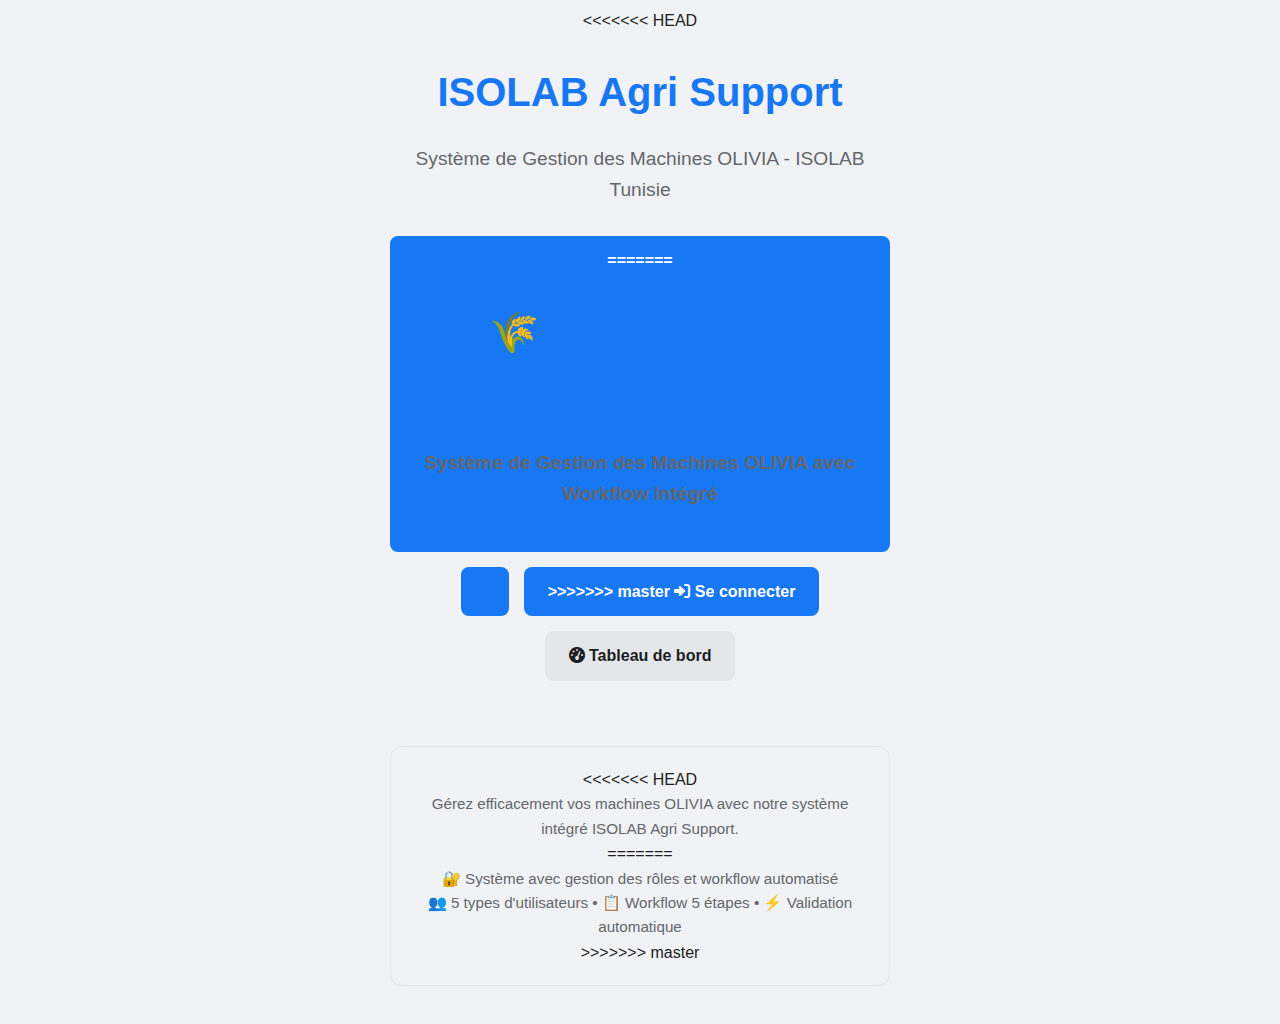
<file: index.html>
<!DOCTYPE html>
<html lang="fr">
<head>
    <meta charset="UTF-8">
    <meta name="viewport" content="width=device-width, initial-scale=1.0">
    <title>ISOLAB Agri Support - Système de Gestion des Machines</title>
    <link rel="stylesheet" href="css/styles.css">
    <link rel="stylesheet" href="https://cdnjs.cloudflare.com/ajax/libs/font-awesome/6.0.0/css/all.min.css">
</head>
<body>
    <div class="landing-container">
        <div class="landing-content">
<<<<<<< HEAD
            <h1 class="landing-title">ISOLAB Agri Support</h1>
            <p class="landing-subtitle">Système de Gestion des Machines OLIVIA - ISOLAB Tunisie</p>
            <div class="landing-actions">
                <a href="html/login.html" class="btn btn-primary">
=======
            <h1 class="landing-title">🌾 ISOLAB Agri Support</h1>
            <p class="landing-subtitle">Système de Gestion des Machines OLIVIA avec Workflow Intégré</p>
            <div class="landing-actions">
                <a href="auth.html" class="btn btn-primary">
>>>>>>> master
                    <i class="fas fa-sign-in-alt"></i> Se connecter
                </a>
                <a href="html/dashboard.html" class="btn btn-secondary">
                    <i class="fas fa-tachometer-alt"></i> Tableau de bord
                </a>
            </div>
            <div class="landing-info">
<<<<<<< HEAD
                <p>Gérez efficacement vos machines OLIVIA avec notre système intégré ISOLAB Agri Support.</p>
=======
                <p>🔐 Système avec gestion des rôles et workflow automatisé</p>
                <p>👥 5 types d'utilisateurs • 📋 Workflow 5 étapes • ⚡ Validation automatique</p>
>>>>>>> master
            </div>
        </div>
    </div>

    <script src="js/index.js"></script>
</body>
</html>
</file>
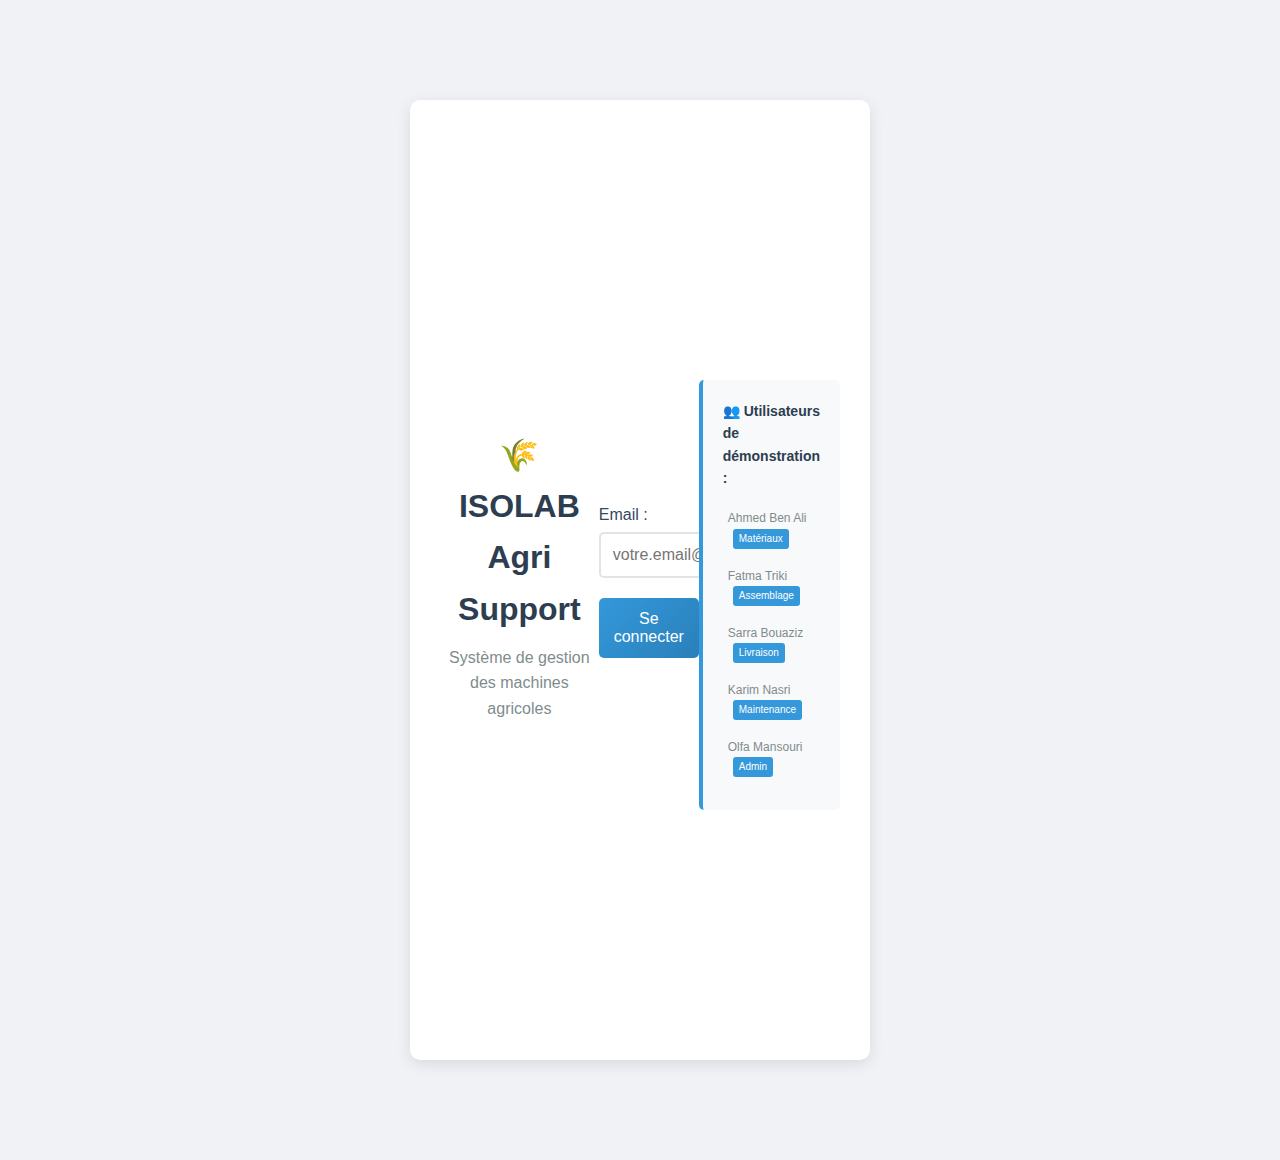
<file: auth.html>
<!DOCTYPE html>
<html lang="fr">
<head>
    <meta charset="UTF-8">
    <meta name="viewport" content="width=device-width, initial-scale=1.0">
    <title>Connexion - ISOLAB Agri Support</title>
    <link rel="stylesheet" href="css/styles.css">
    <style>
        .login-container {
            max-width: 400px;
            margin: 100px auto;
            padding: 30px;
            background: white;
            border-radius: 10px;
            box-shadow: 0 4px 15px rgba(0, 0, 0, 0.1);
        }
        
        .login-header {
            text-align: center;
            margin-bottom: 30px;
        }
        
        .login-header h1 {
            color: #2c3e50;
            margin-bottom: 10px;
        }
        
        .login-header p {
            color: #7f8c8d;
            margin: 0;
        }
        
        .form-group {
            margin-bottom: 20px;
        }
        
        .form-group label {
            display: block;
            margin-bottom: 5px;
            color: #34495e;
            font-weight: 500;
        }
        
        .form-group input {
            width: 100%;
            padding: 12px;
            border: 2px solid #e3e3e3;
            border-radius: 5px;
            font-size: 16px;
            transition: border-color 0.3s;
        }
        
        .form-group input:focus {
            outline: none;
            border-color: #3498db;
        }
        
        .login-button {
            width: 100%;
            padding: 12px;
            background: linear-gradient(135deg, #3498db, #2980b9);
            color: white;
            border: none;
            border-radius: 5px;
            font-size: 16px;
            font-weight: 500;
            cursor: pointer;
            transition: transform 0.2s;
        }
        
        .login-button:hover {
            transform: translateY(-2px);
        }
        
        .login-button:disabled {
            opacity: 0.6;
            cursor: not-allowed;
            transform: none;
        }
        
        .error-message {
            background: #e74c3c;
            color: white;
            padding: 10px;
            border-radius: 5px;
            margin-bottom: 20px;
            display: none;
        }
        
        .loading {
            text-align: center;
            color: #7f8c8d;
            display: none;
        }
        
        .demo-users {
            margin-top: 30px;
            padding: 20px;
            background: #f8f9fa;
            border-radius: 5px;
            border-left: 4px solid #3498db;
        }
        
        .demo-users h3 {
            margin: 0 0 15px 0;
            color: #2c3e50;
            font-size: 14px;
        }
        
        .demo-user {
            margin-bottom: 8px;
            font-size: 12px;
            color: #7f8c8d;
            cursor: pointer;
            padding: 5px;
            border-radius: 3px;
            transition: background-color 0.2s;
        }
        
        .demo-user:hover {
            background: #e9ecef;
        }
        
        .role-badge {
            display: inline-block;
            padding: 2px 6px;
            background: #3498db;
            color: white;
            border-radius: 3px;
            font-size: 10px;
            margin-left: 5px;
        }
    </style>
</head>
<body>
    <div class="login-container">
        <div class="login-header">
            <h1>🌾 ISOLAB Agri Support</h1>
            <p>Système de gestion des machines agricoles</p>
        </div>
        
        <div class="error-message" id="errorMessage"></div>
        <div class="loading" id="loadingMessage">Connexion en cours...</div>
        
        <form id="loginForm">
            <div class="form-group">
                <label for="email">Email :</label>
                <input type="email" id="email" name="email" required placeholder="votre.email@isolab.tn">
            </div>
            
            <button type="submit" class="login-button" id="loginButton">
                Se connecter
            </button>
        </form>
        
        <div class="demo-users">
            <h3>👥 Utilisateurs de démonstration :</h3>
            <div class="demo-user" onclick="quickLogin('ahmed.benali@isolab.tn')">
                Ahmed Ben Ali <span class="role-badge">Matériaux</span>
            </div>
            <div class="demo-user" onclick="quickLogin('fatma.triki@isolab.tn')">
                Fatma Triki <span class="role-badge">Assemblage</span>
            </div>
            <div class="demo-user" onclick="quickLogin('sarra.bouaziz@isolab.tn')">
                Sarra Bouaziz <span class="role-badge">Livraison</span>
            </div>
            <div class="demo-user" onclick="quickLogin('karim.nasri@isolab.tn')">
                Karim Nasri <span class="role-badge">Maintenance</span>
            </div>
            <div class="demo-user" onclick="quickLogin('olfa.mansouri@isolab.tn')">
                Olfa Mansouri <span class="role-badge">Admin</span>
            </div>
        </div>
    </div>

    <script>
        const loginForm = document.getElementById('loginForm');
        const errorMessage = document.getElementById('errorMessage');
        const loadingMessage = document.getElementById('loadingMessage');
        const loginButton = document.getElementById('loginButton');
        const emailInput = document.getElementById('email');

        loginForm.addEventListener('submit', async (e) => {
            e.preventDefault();
            await handleLogin();
        });

        async function handleLogin() {
            const email = emailInput.value.trim();
            
            if (!email) {
                showError('Veuillez saisir votre email');
                return;
            }

            setLoading(true);
            hideError();

            try {
                const response = await fetch('/api/users/login', {
                    method: 'POST',
                    headers: {
                        'Content-Type': 'application/json',
                    },
                    body: JSON.stringify({ email: email })
                });

                const data = await response.json();

                if (response.ok) {
                    // Store user info in sessionStorage
                    sessionStorage.setItem('currentUser', JSON.stringify(data.user));
                    
                    // Redirect to dashboard
                    window.location.href = 'html/dashboard.html';
                } else {
                    showError(data.error || 'Erreur de connexion');
                }
            } catch (error) {
                console.error('Login error:', error);
                showError('Erreur de connexion. Vérifiez votre connexion internet.');
            } finally {
                setLoading(false);
            }
        }

        function quickLogin(email) {
            emailInput.value = email;
            handleLogin();
        }

        function showError(message) {
            errorMessage.textContent = message;
            errorMessage.style.display = 'block';
        }

        function hideError() {
            errorMessage.style.display = 'none';
        }

        function setLoading(loading) {
            if (loading) {
                loginButton.disabled = true;
                loginButton.textContent = 'Connexion...';
                loadingMessage.style.display = 'block';
            } else {
                loginButton.disabled = false;
                loginButton.textContent = 'Se connecter';
                loadingMessage.style.display = 'none';
            }
        }

        // Check if user is already logged in
        const currentUser = sessionStorage.getItem('currentUser');
        if (currentUser) {
            window.location.href = 'html/dashboard.html';
        }
    </script>
</body>
</html>
</file>
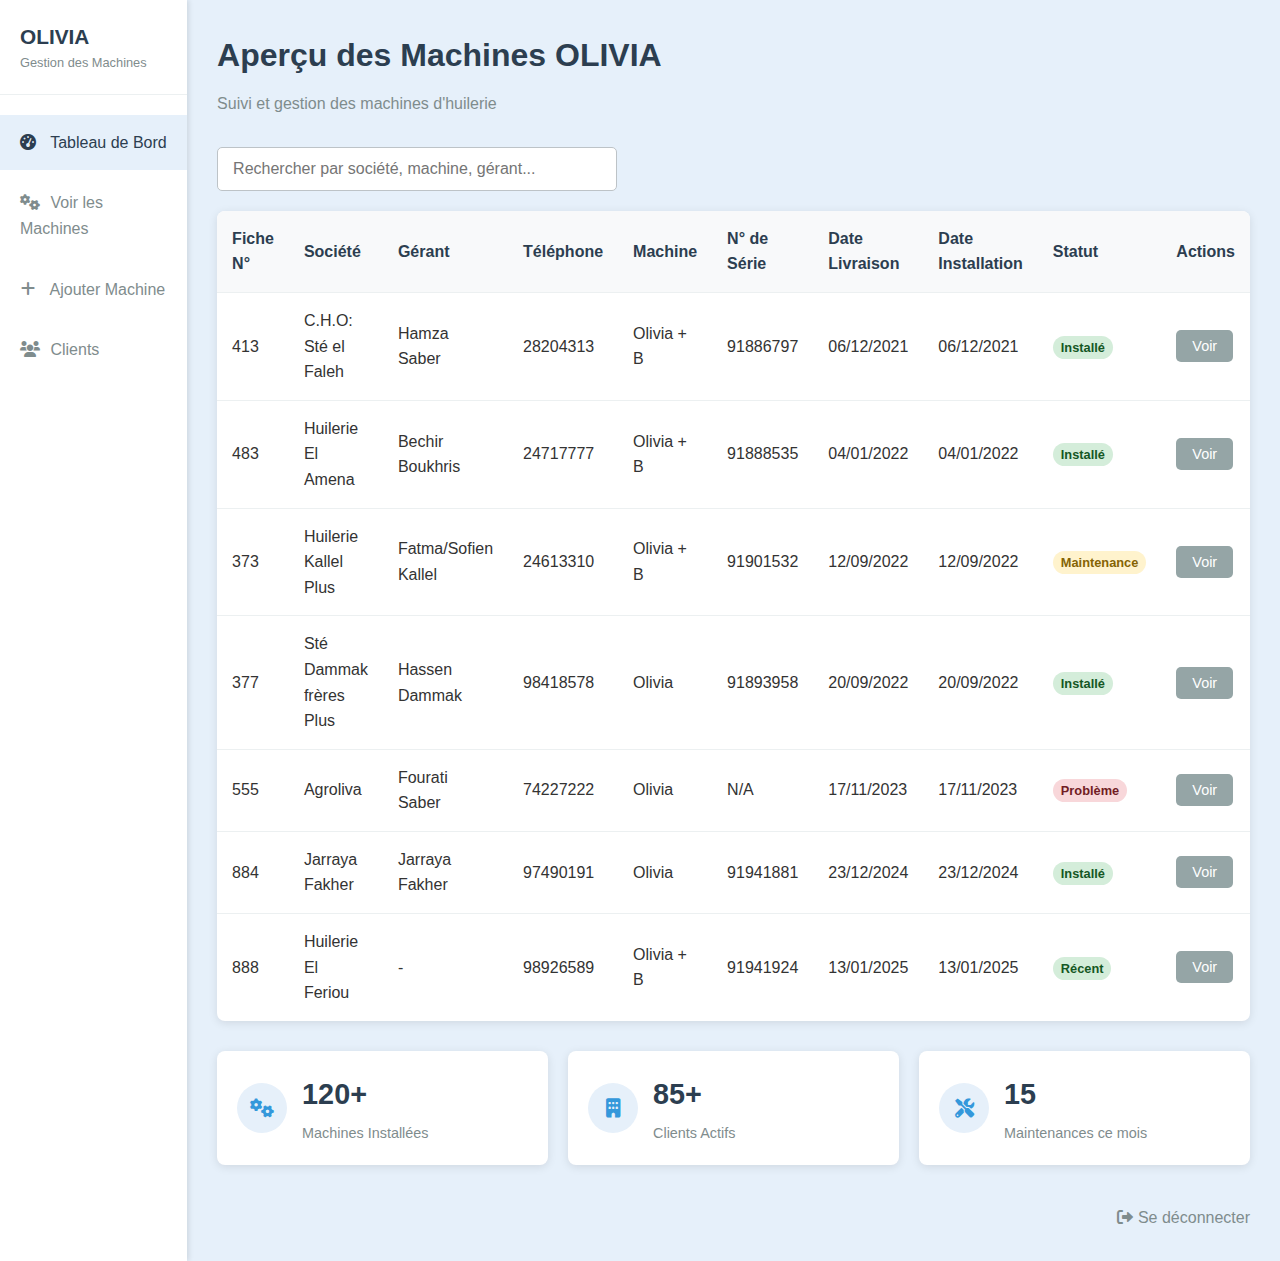
<file: dashboard.html>
<!DOCTYPE html>
<html lang="fr">
<head>
    <meta charset="UTF-8">
    <meta name="viewport" content="width=device-width, initial-scale=1.0">
    <title>Tableau de Bord - Système OLIVIA</title>
    <link rel="stylesheet" href="styles.css">
    <link rel="stylesheet" href="https://cdnjs.cloudflare.com/ajax/libs/font-awesome/6.0.0/css/all.min.css">
</head>
<body>
    <div class="dashboard-container">
        <!-- Sidebar -->
        <div class="sidebar">
            <div class="sidebar-header">
                <h3 class="sidebar-title">OLIVIA</h3>
                <p style="font-size: 0.8em; color: #7f8c8d;">Gestion des Machines</p>
            </div>
            <nav>
                <ul class="sidebar-nav">
                    <li><a href="#" class="active"><i class="fas fa-tachometer-alt"></i> Tableau de Bord</a></li>
                    <li><a href="#"><i class="fas fa-cogs"></i> Voir les Machines</a></li>
                    <li><a href="#"><i class="fas fa-plus"></i> Ajouter Machine</a></li>
                    <li><a href="#"><i class="fas fa-users"></i> Clients</a></li>
                </ul>
            </nav>
        </div>

        <!-- Main Content -->
        <div class="main-content">
            <div class="page-header">
                <h1 class="page-title">Aperçu des Machines OLIVIA</h1>
                <p style="color: #7f8c8d; margin-top: 5px;">Suivi et gestion des machines d'huilerie</p>
            </div>

            <!-- Search Bar -->
            <div class="search-container">
                <input type="text" class="search-bar" placeholder="Rechercher par société, machine, gérant...">
            </div>

            <!-- Machines Table -->
            <div class="table-container">
                <table class="table">
                    <thead>
                        <tr>
                            <th>Fiche N°</th>
                            <th>Société</th>
                            <th>Gérant</th>
                            <th>Téléphone</th>
                            <th>Machine</th>
                            <th>N° de Série</th>
                            <th>Date Livraison</th>
                            <th>Date Installation</th>
                            <th>Statut</th>
                            <th>Actions</th>
                        </tr>
                    </thead>
                    <tbody>
                        <tr>
                            <td>413</td>
                            <td>C.H.O: Sté el Faleh</td>
                            <td>Hamza Saber</td>
                            <td>28204313</td>
                            <td>Olivia + B</td>
                            <td>91886797</td>
                            <td>06/12/2021</td>
                            <td>06/12/2021</td>
                            <td><span class="status-badge status-active">Installé</span></td>
                            <td><button class="btn btn-secondary btn-small">Voir</button></td>
                        </tr>
                        <tr>
                            <td>483</td>
                            <td>Huilerie El Amena</td>
                            <td>Bechir Boukhris</td>
                            <td>24717777</td>
                            <td>Olivia + B</td>
                            <td>91888535</td>
                            <td>04/01/2022</td>
                            <td>04/01/2022</td>
                            <td><span class="status-badge status-active">Installé</span></td>
                            <td><button class="btn btn-secondary btn-small">Voir</button></td>
                        </tr>
                        <tr>
                            <td>373</td>
                            <td>Huilerie Kallel Plus</td>
                            <td>Fatma/Sofien Kallel</td>
                            <td>24613310</td>
                            <td>Olivia + B</td>
                            <td>91901532</td>
                            <td>12/09/2022</td>
                            <td>12/09/2022</td>
                            <td><span class="status-badge status-maintenance">Maintenance</span></td>
                            <td><button class="btn btn-secondary btn-small">Voir</button></td>
                        </tr>
                        <tr>
                            <td>377</td>
                            <td>Sté Dammak frères Plus</td>
                            <td>Hassen Dammak</td>
                            <td>98418578</td>
                            <td>Olivia</td>
                            <td>91893958</td>
                            <td>20/09/2022</td>
                            <td>20/09/2022</td>
                            <td><span class="status-badge status-active">Installé</span></td>
                            <td><button class="btn btn-secondary btn-small">Voir</button></td>
                        </tr>
                        <tr>
                            <td>555</td>
                            <td>Agroliva</td>
                            <td>Fourati Saber</td>
                            <td>74227222</td>
                            <td>Olivia</td>
                            <td>N/A</td>
                            <td>17/11/2023</td>
                            <td>17/11/2023</td>
                            <td><span class="status-badge status-inactive">Problème</span></td>
                            <td><button class="btn btn-secondary btn-small">Voir</button></td>
                        </tr>
                        <tr>
                            <td>884</td>
                            <td>Jarraya Fakher</td>
                            <td>Jarraya Fakher</td>
                            <td>97490191</td>
                            <td>Olivia</td>
                            <td>91941881</td>
                            <td>23/12/2024</td>
                            <td>23/12/2024</td>
                            <td><span class="status-badge status-active">Installé</span></td>
                            <td><button class="btn btn-secondary btn-small">Voir</button></td>
                        </tr>
                        <tr>
                            <td>888</td>
                            <td>Huilerie El Feriou</td>
                            <td>-</td>
                            <td>98926589</td>
                            <td>Olivia + B</td>
                            <td>91941924</td>
                            <td>13/01/2025</td>
                            <td>13/01/2025</td>
                            <td><span class="status-badge status-active">Récent</span></td>
                            <td><button class="btn btn-secondary btn-small">Voir</button></td>
                        </tr>
                    </tbody>
                </table>
            </div>

            <!-- Summary Cards -->
            <div class="stats-container" style="margin-top: 30px;">
                <div class="stat-card">
                    <div class="stat-icon"><i class="fas fa-cogs"></i></div>
                    <div class="stat-info">
                        <h3>120+</h3>
                        <p>Machines Installées</p>
                    </div>
                </div>
                <div class="stat-card">
                    <div class="stat-icon"><i class="fas fa-building"></i></div>
                    <div class="stat-info">
                        <h3>85+</h3>
                        <p>Clients Actifs</p>
                    </div>
                </div>
                <div class="stat-card">
                    <div class="stat-icon"><i class="fas fa-tools"></i></div>
                    <div class="stat-info">
                        <h3>15</h3>
                        <p>Maintenances ce mois</p>
                    </div>
                </div>
            </div>

            <!-- Logout Link -->
            <div style="margin-top: 40px; text-align: right;">
                <a href="login.html" style="color: #7f8c8d; text-decoration: none;">
                    <i class="fas fa-sign-out-alt"></i> Se déconnecter
                </a>
            </div>
        </div>
    </div>
</body>
</html>
</file>
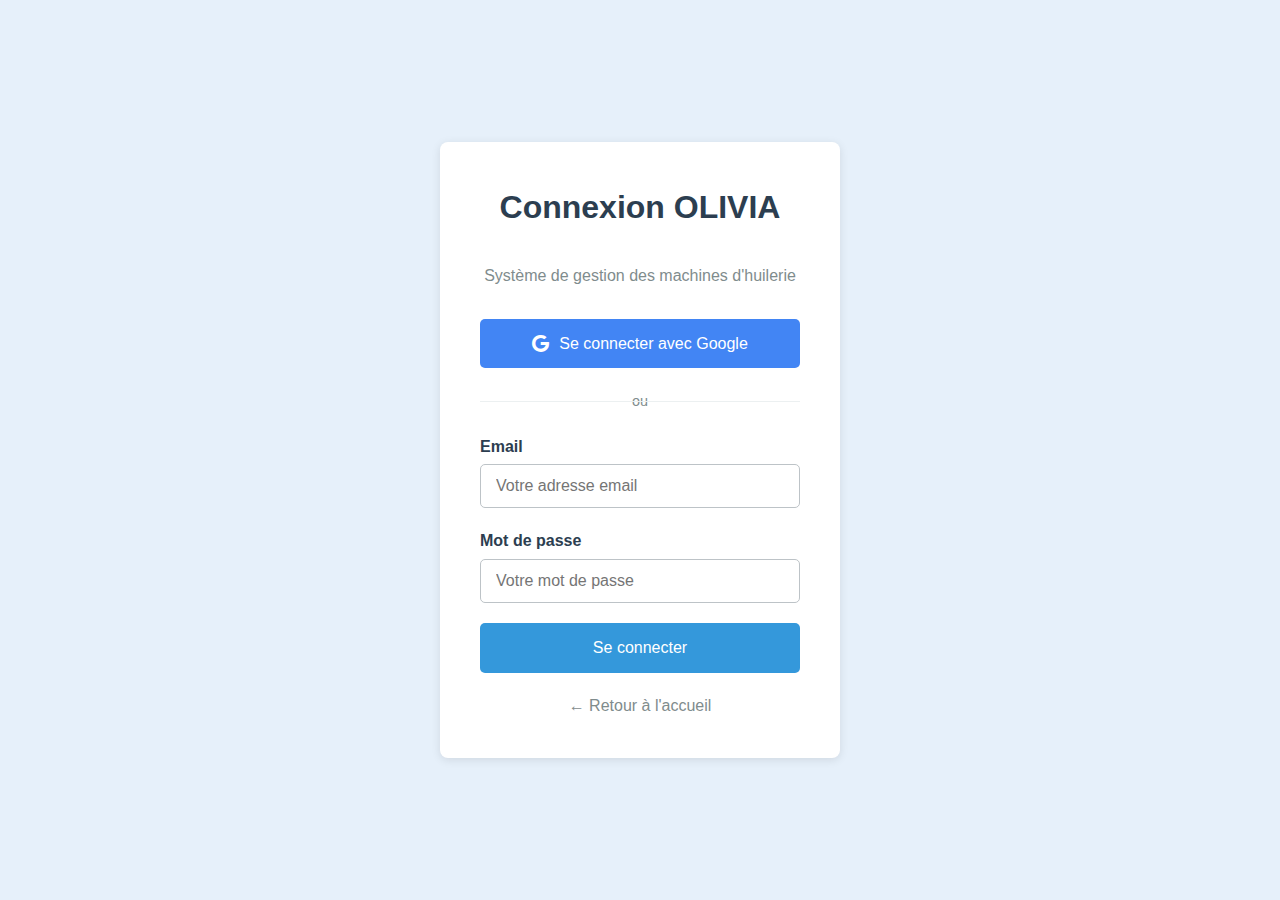
<file: login.html>
<!DOCTYPE html>
<html lang="fr">
<head>
    <meta charset="UTF-8">
    <meta name="viewport" content="width=device-width, initial-scale=1.0">
    <title>Connexion - Système OLIVIA</title>
    <link rel="stylesheet" href="styles.css">
    <link rel="stylesheet" href="https://cdnjs.cloudflare.com/ajax/libs/font-awesome/6.0.0/css/all.min.css">
</head>
<body>
    <div class="login-container">
        <div class="login-form">
            <div class="login-header">
                <h2 class="login-title">Connexion OLIVIA</h2>
                <p style="color: #7f8c8d; text-align: center; margin-bottom: 30px;">
                    Système de gestion des machines d'huilerie
                </p>
            </div>
            
            <!-- Google Login Button -->
            <div class="google-login-section">
                <a href="dashboard.html" class="btn-google">
                    <i class="fab fa-google"></i>
                    Se connecter avec Google
                </a>
            </div>
            
            <div class="divider">
                <span>ou</span>
            </div>
            
            <!-- Traditional Login Form -->
            <form>
                <div class="form-group">
                    <label for="email" class="form-label">Email</label>
                    <input type="email" id="email" name="email" class="form-input" placeholder="Votre adresse email" required>
                </div>
                <div class="form-group">
                    <label for="password" class="form-label">Mot de passe</label>
                    <input type="password" id="password" name="password" class="form-input" placeholder="Votre mot de passe" required>
                </div>
                <div class="form-group">
                    <a href="dashboard.html" class="btn btn-primary" style="width: 100%;">Se connecter</a>
                </div>
            </form>
            
            <div style="text-align: center; margin-top: 20px;">
                <a href="index.html" style="color: #7f8c8d; text-decoration: none;">← Retour à l'accueil</a>
            </div>
        </div>
    </div>
</body>
</html>
</file>
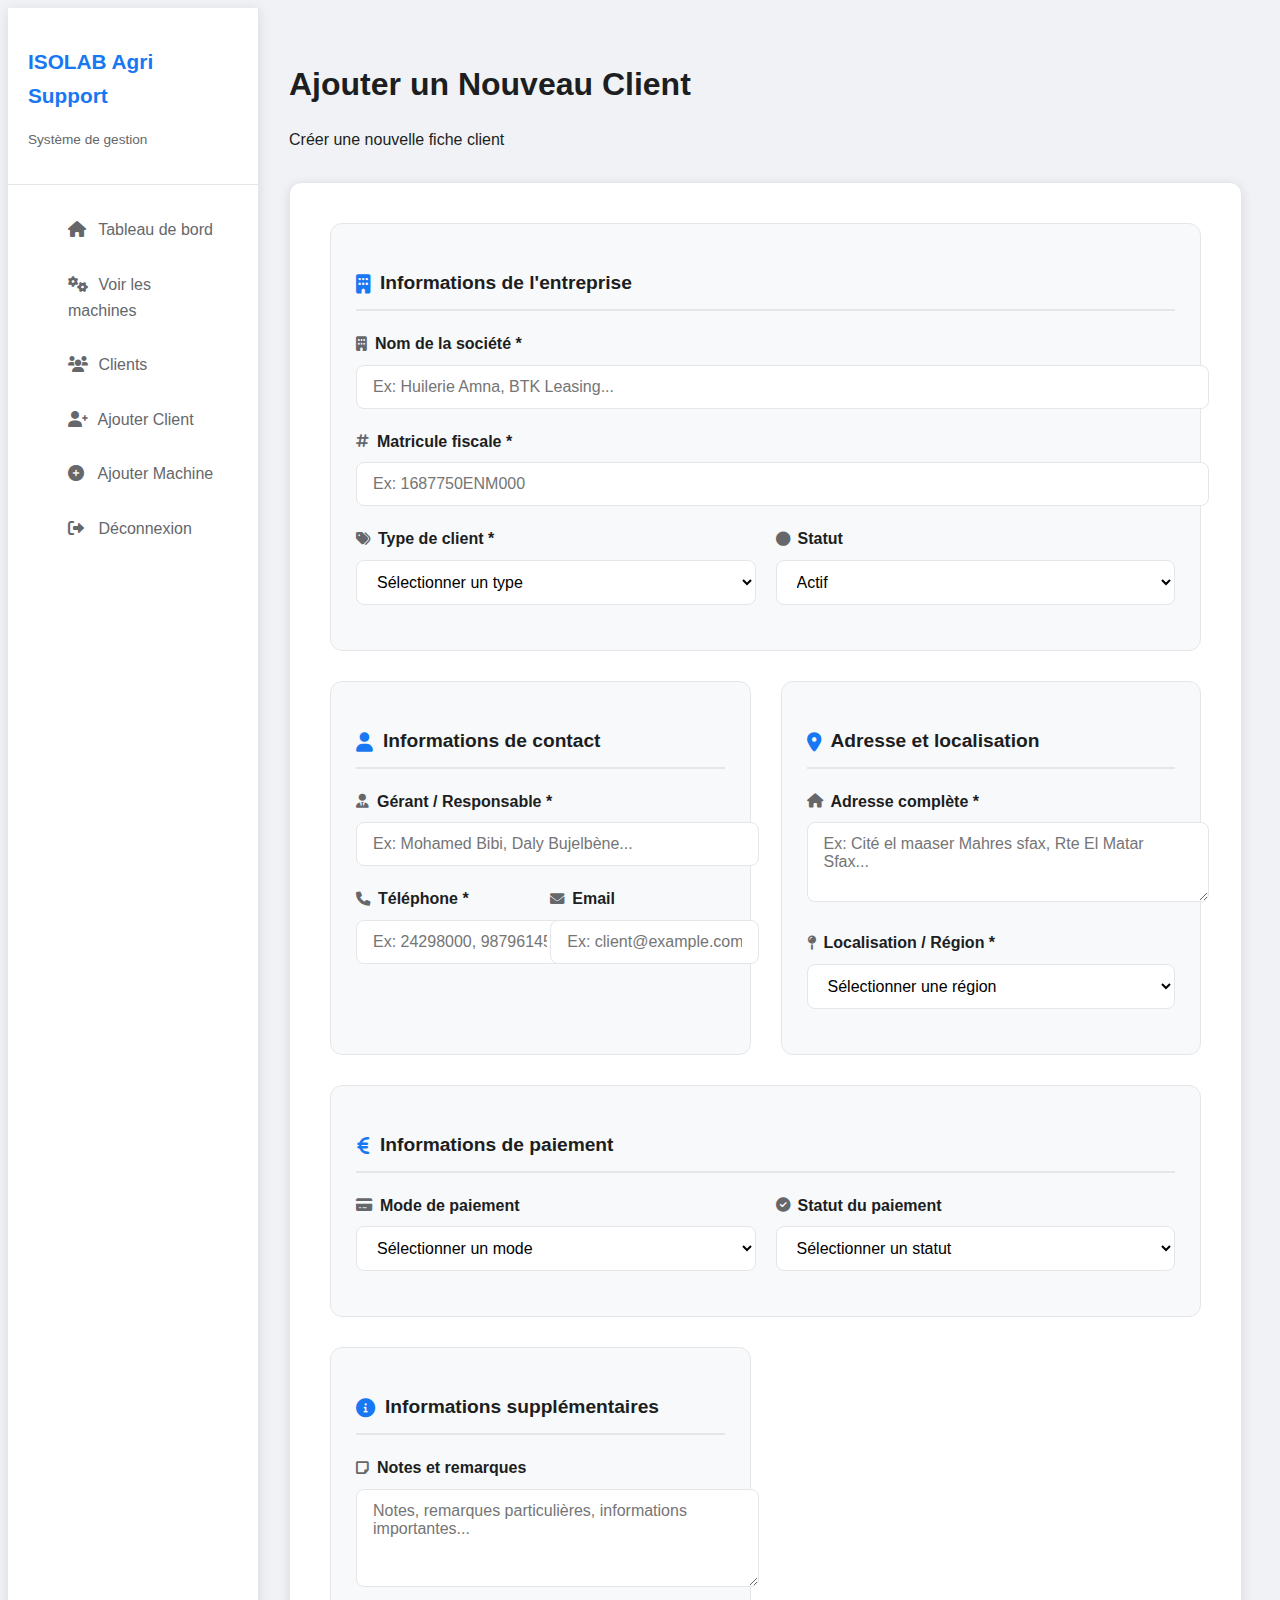
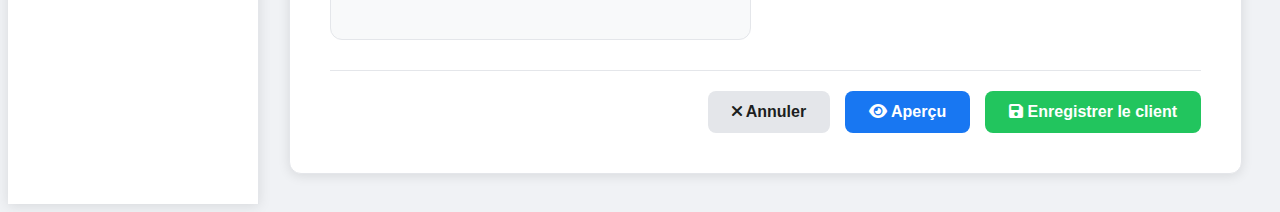
<file: html/ajouter-client.html>
<!DOCTYPE html>
<html lang="fr">
<head>
    <meta charset="UTF-8">
    <meta name="viewport" content="width=device-width, initial-scale=1.0">
    <title>Ajouter un Client - ISOLAB Agri Support</title>
    <link rel="stylesheet" href="../css/styles.css">
    <link rel="stylesheet" href="https://cdnjs.cloudflare.com/ajax/libs/font-awesome/6.0.0/css/all.min.css">
</head>
<body>
    <div class="dashboard-container">
        <!-- Sidebar Navigation -->
        <div class="sidebar">
            <div class="sidebar-header">
                <h2 class="sidebar-title">ISOLAB Agri Support</h2>
                <p class="sidebar-subtitle">Système de gestion</p>
            </div>
            <ul class="sidebar-nav">
                <li><a href="dashboard.html" id="nav-dashboard"><i class="fas fa-home"></i> Tableau de bord</a></li>
                <li><a href="voir-machines.html" id="nav-machines"><i class="fas fa-cogs"></i> Voir les machines</a></li>
                <li><a href="clients.html" id="nav-clients"><i class="fas fa-users"></i> Clients</a></li>
                <li><a href="ajouter-client.html" id="nav-add-client" class="active"><i class="fas fa-user-plus"></i> Ajouter Client</a></li>
                <li><a href="ajouter-machine.html" id="nav-add-machine"><i class="fas fa-plus-circle"></i> Ajouter Machine</a></li>
                <li><a href="../index.html" id="nav-logout"><i class="fas fa-sign-out-alt"></i> Déconnexion</a></li>
            </ul>
        </div>

        <!-- Main Content -->
        <div class="main-content">
            <!-- Page Header -->
            <div class="page-header">
                <h1 class="page-title">Ajouter un Nouveau Client</h1>
                <p class="page-subtitle">Créer une nouvelle fiche client</p>
            </div>

            <!-- Add Client Form -->
            <div class="content-box">
                <form id="addClientForm" class="add-client-form">
                    <div class="form-grid">
                        <!-- Company Information Section -->
                        <div class="form-section">
                            <h3 class="section-title">
                                <i class="fas fa-building"></i> Informations de l'entreprise
                            </h3>
                            
                            <div class="form-group">
                                <label class="form-label" for="society">
                                    <i class="fas fa-building"></i> Nom de la société *
                                </label>
                                <input type="text" id="society" name="society" class="form-input" required
                                       placeholder="Ex: Huilerie Amna, BTK Leasing...">
                            </div>

                            <div class="form-group">
                                <label class="form-label" for="fiscalNumber">
                                    <i class="fas fa-hashtag"></i> Matricule fiscale *
                                </label>
                                <input type="text" id="fiscalNumber" name="fiscalNumber" class="form-input" required
                                       placeholder="Ex: 1687750ENM000">
                            </div>

                            <div class="form-row">
                                <div class="form-group">
                                    <label class="form-label" for="clientType">
                                        <i class="fas fa-tags"></i> Type de client *
                                    </label>
                                    <select id="clientType" name="clientType" class="form-input" required>
                                        <option value="">Sélectionner un type</option>
                                        <option value="leasing">Leasing</option>
                                        <option value="direct">Direct</option>
                                        <option value="agri">Agri</option>
                                        <option value="tunisie">Tunisie</option>
                                    </select>
                                </div>

                                <div class="form-group">
                                    <label class="form-label" for="status">
                                        <i class="fas fa-circle"></i> Statut
                                    </label>
                                    <select id="status" name="status" class="form-input">
                                        <option value="actif">Actif</option>
                                        <option value="inactif">Inactif</option>
                                    </select>
                                </div>
                            </div>
                        </div>

                        <!-- Contact Information Section -->
                        <div class="form-section">
                            <h3 class="section-title">
                                <i class="fas fa-user"></i> Informations de contact
                            </h3>
                            
                            <div class="form-group">
                                <label class="form-label" for="manager">
                                    <i class="fas fa-user-tie"></i> Gérant / Responsable *
                                </label>
                                <input type="text" id="manager" name="manager" class="form-input" required
                                       placeholder="Ex: Mohamed Bibi, Daly Bujelbène...">
                            </div>

                            <div class="form-row">
                                <div class="form-group">
                                    <label class="form-label" for="phone">
                                        <i class="fas fa-phone"></i> Téléphone *
                                    </label>
                                    <input type="tel" id="phone" name="phone" class="form-input" required
                                           placeholder="Ex: 24298000, 98796145...">
                                </div>

                                <div class="form-group">
                                    <label class="form-label" for="email">
                                        <i class="fas fa-envelope"></i> Email
                                    </label>
                                    <input type="email" id="email" name="email" class="form-input"
                                           placeholder="Ex: client@example.com">
                                </div>
                            </div>
                        </div>

                        <!-- Address Information Section -->
                        <div class="form-section">
                            <h3 class="section-title">
                                <i class="fas fa-map-marker-alt"></i> Adresse et localisation
                            </h3>
                            
                            <div class="form-group">
                                <label class="form-label" for="address">
                                    <i class="fas fa-home"></i> Adresse complète *
                                </label>
                                <textarea id="address" name="address" class="form-input" rows="3" required
                                          placeholder="Ex: Cité el maaser Mahres sfax, Rte El Matar Sfax..."></textarea>
                            </div>

                            <div class="form-group">
                                <label class="form-label" for="location">
                                    <i class="fas fa-map-pin"></i> Localisation / Région *
                                </label>
                                <select id="location" name="location" class="form-input" required>
                                    <option value="">Sélectionner une région</option>
                                    <option value="sfax">Sfax</option>
                                    <option value="sidi-bouzid">Sidi Bouzid</option>
                                    <option value="sousse">Sousse</option>
                                    <option value="tunis">Tunis</option>
                                    <option value="beja">Béja</option>
                                    <option value="siliana">Siliana</option>
                                    <option value="mahdia">Mahdia</option>
                                    <option value="zaghouan">Zaghouan</option>
                                    <option value="autres">Autres</option>
                                </select>
                            </div>
                        </div>

                        <!-- Payment Information Section -->
                        <div class="form-section">
                            <h3 class="section-title">
                                <i class="fas fa-euro-sign"></i> Informations de paiement
                            </h3>
                            
                            <div class="form-row">
                                <div class="form-group">
                                    <label class="form-label" for="paymentMode">
                                        <i class="fas fa-credit-card"></i> Mode de paiement
                                    </label>
                                    <select id="paymentMode" name="paymentMode" class="form-input">
                                        <option value="">Sélectionner un mode</option>
                                        <option value="comptant">Comptant</option>
                                        <option value="cheque">Chèque</option>
                                        <option value="virement">Virement</option>
                                        <option value="leasing">Leasing</option>
                                        <option value="echeance">Échéance</option>
                                    </select>
                                </div>

                                <div class="form-group">
                                    <label class="form-label" for="paymentStatus">
                                        <i class="fas fa-check-circle"></i> Statut du paiement
                                    </label>
                                    <select id="paymentStatus" name="paymentStatus" class="form-input">
                                        <option value="">Sélectionner un statut</option>
                                        <option value="paye">Payé</option>
                                        <option value="en-attente">En attente</option>
                                        <option value="partiel">Partiel</option>
                                        <option value="retard">En retard</option>
                                    </select>
                                </div>
                            </div>
                        </div>

                        <!-- Additional Information Section -->
                        <div class="form-section">
                            <h3 class="section-title">
                                <i class="fas fa-info-circle"></i> Informations supplémentaires
                            </h3>
                            
                            <div class="form-group">
                                <label class="form-label" for="notes">
                                    <i class="fas fa-sticky-note"></i> Notes et remarques
                                </label>
                                <textarea id="notes" name="notes" class="form-input" rows="4"
                                          placeholder="Notes, remarques particulières, informations importantes..."></textarea>
                            </div>
                        </div>
                    </div>

                    <!-- Form Actions -->
                    <div class="form-actions">
                        <button type="button" class="btn btn-secondary" onclick="cancelAddClient()">
                            <i class="fas fa-times"></i> Annuler
                        </button>
                        <button type="button" class="btn btn-primary" onclick="previewClient()">
                            <i class="fas fa-eye"></i> Aperçu
                        </button>
                        <button type="submit" class="btn btn-success">
                            <i class="fas fa-save"></i> Enregistrer le client
                        </button>
                    </div>
                </form>
            </div>
        </div>
    </div>

    <!-- Preview Modal -->
    <div id="previewModal" class="modal" style="display: none;">
        <div class="modal-content">
            <div class="modal-header">
                <h3>Aperçu du nouveau client</h3>
                <button class="close-modal" onclick="closePreviewModal()">&times;</button>
            </div>
            <div class="modal-body">
                <div class="client-preview">
                    <div class="client-info-grid">
                        <div class="client-info-item">
                            <label>Société:</label>
                            <span id="previewSociety">-</span>
                        </div>
                        <div class="client-info-item">
                            <label>Gérant:</label>
                            <span id="previewManager">-</span>
                        </div>
                        <div class="client-info-item">
                            <label>Matricule fiscale:</label>
                            <span id="previewFiscalNumber">-</span>
                        </div>
                        <div class="client-info-item">
                            <label>Type:</label>
                            <span id="previewType">-</span>
                        </div>
                        <div class="client-info-item">
                            <label>Téléphone:</label>
                            <span id="previewPhone">-</span>
                        </div>
                        <div class="client-info-item">
                            <label>Email:</label>
                            <span id="previewEmail">-</span>
                        </div>
                        <div class="client-info-item">
                            <label>Adresse:</label>
                            <span id="previewAddress">-</span>
                        </div>
                        <div class="client-info-item">
                            <label>Localisation:</label>
                            <span id="previewLocation">-</span>
                        </div>
                        <div class="client-info-item">
                            <label>Mode de paiement:</label>
                            <span id="previewPaymentMode">-</span>
                        </div>
                        <div class="client-info-item">
                            <label>Statut du paiement:</label>
                            <span id="previewPaymentStatus">-</span>
                        </div>
                    </div>
                    <div class="client-notes" style="margin-top: 20px;">
                        <label style="font-weight: 600; color: #1c1e21;">Notes:</label>
                        <div id="previewNotes" style="margin-top: 10px; padding: 15px; background-color: #f0f2f5; border-radius: 8px; border: 1px solid #e4e6ea;">-</div>
                    </div>
                </div>
            </div>
            <div class="modal-footer">
                <button class="btn btn-secondary" onclick="closePreviewModal()">
                    <i class="fas fa-edit"></i> Modifier
                </button>
                <button class="btn btn-success" onclick="confirmAddClient()">
                    <i class="fas fa-check"></i> Confirmer et enregistrer
                </button>
            </div>
        </div>
    </div>

    <!-- Success Modal -->
    <div id="successModal" class="modal" style="display: none;">
        <div class="modal-content" style="max-width: 500px;">
            <div class="modal-header">
                <h3 style="color: #22c55e;">
                    <i class="fas fa-check-circle"></i> Client ajouté avec succès
                </h3>
                <button class="close-modal" onclick="closeSuccessModal()">&times;</button>
            </div>
            <div class="modal-body">
                <p>Le nouveau client a été ajouté avec succès à la base de données.</p>
                <p>Que souhaitez-vous faire maintenant ?</p>
            </div>
            <div class="modal-footer">
                <button class="btn btn-primary" onclick="addAnotherClient()">
                    <i class="fas fa-plus"></i> Ajouter un autre client
                </button>
                <button class="btn btn-secondary" onclick="goToClientsList()">
                    <i class="fas fa-list"></i> Voir la liste des clients
                </button>
            </div>
        </div>
    </div>

    <script src="../js/template.js"></script>
    <script src="../js/navigation.js"></script>
    <script src="../js/ajouter-client.js"></script>
</body>
</html>
</file>
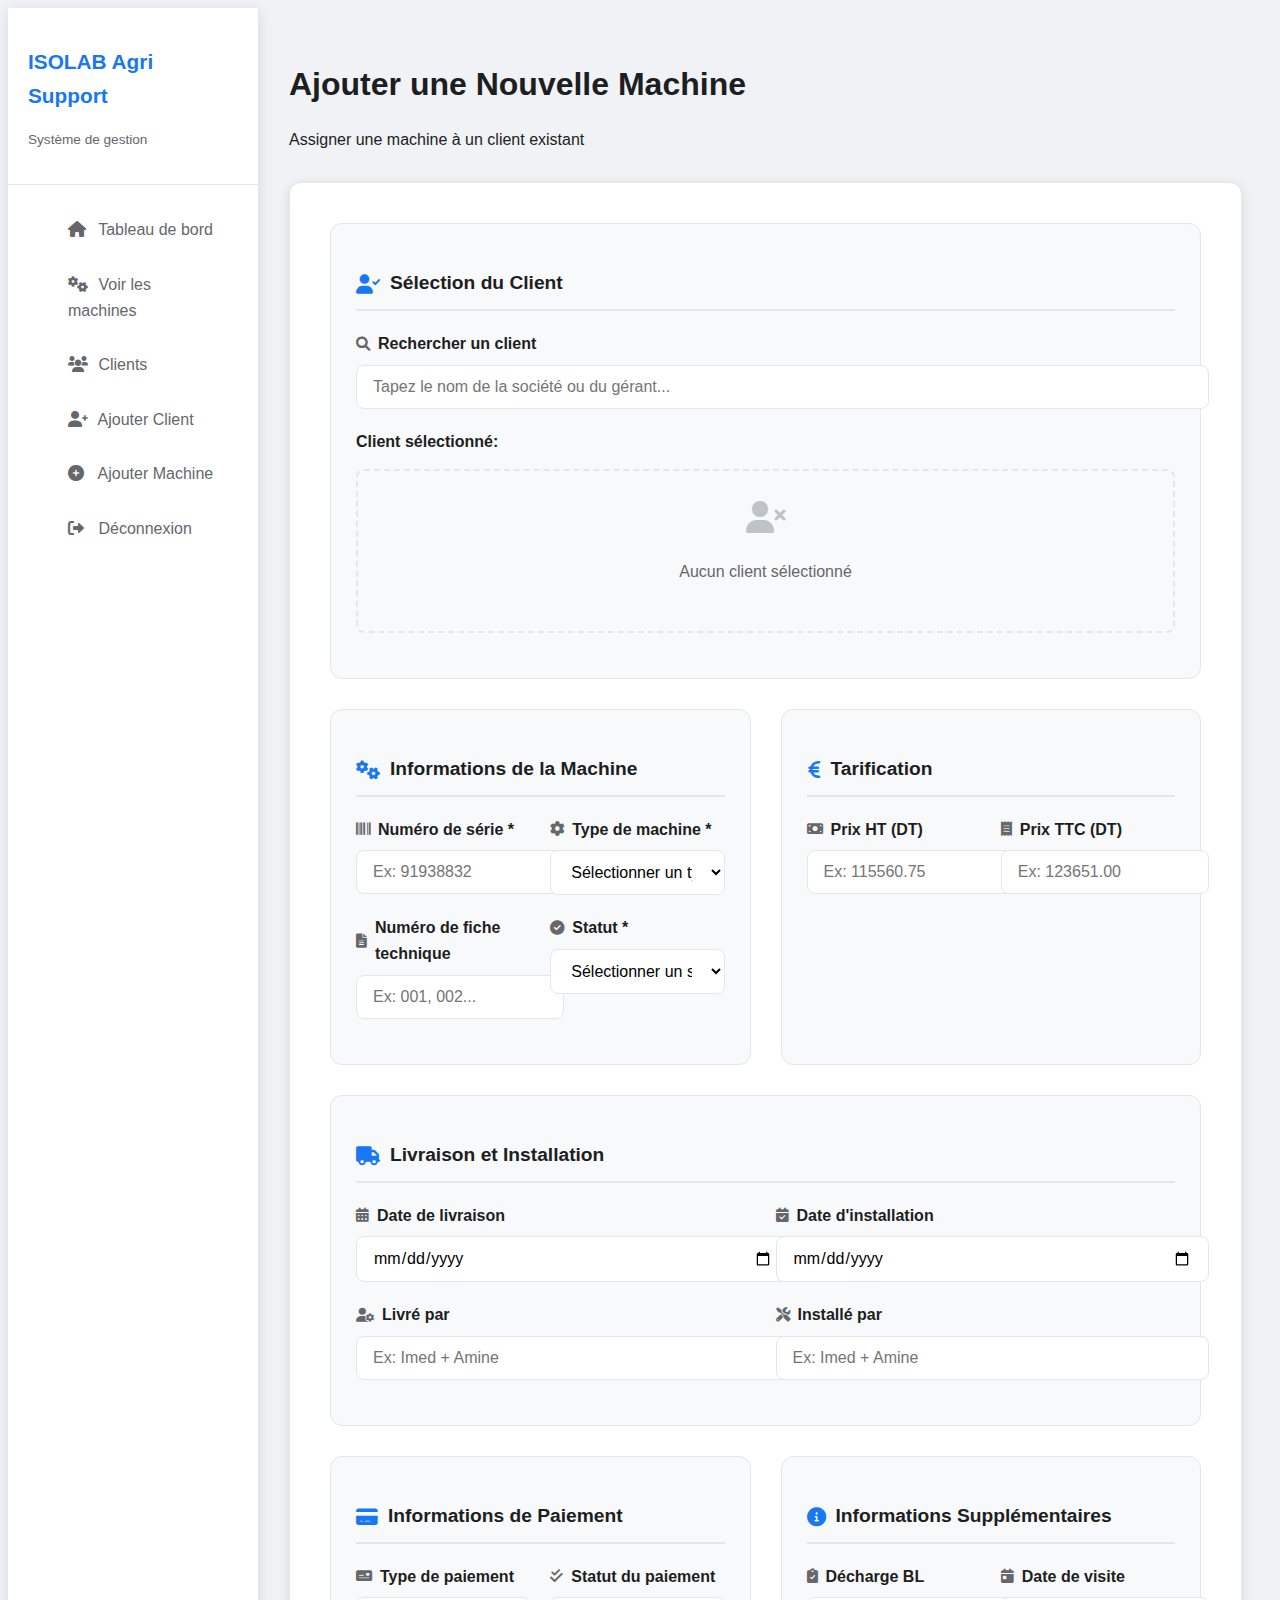
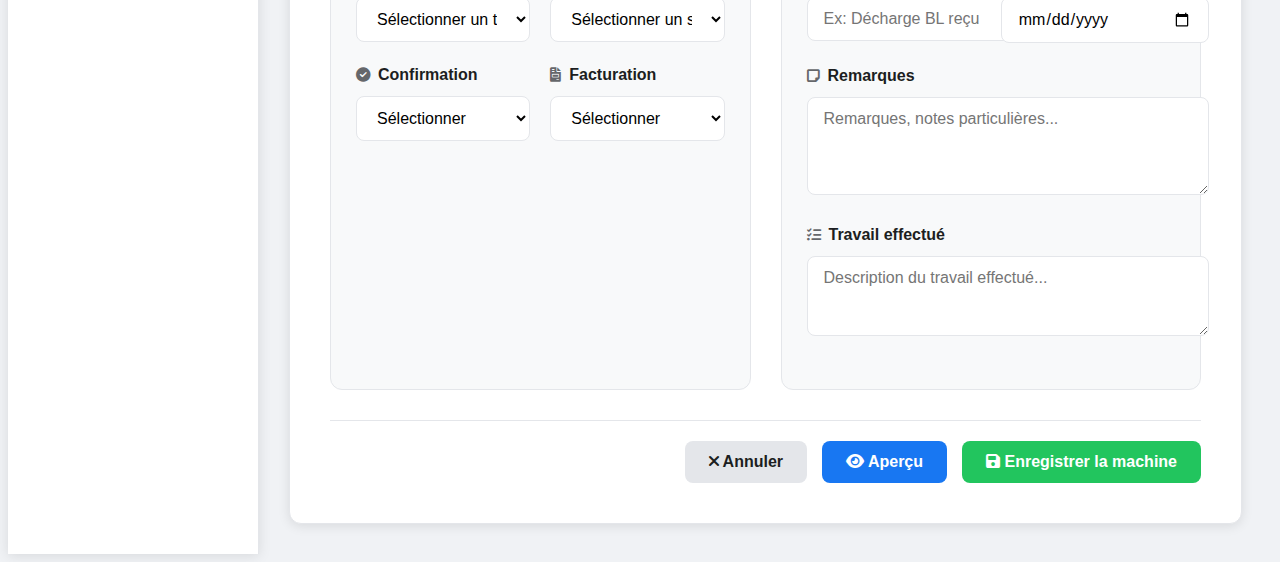
<file: html/ajouter-machine.html>
<!DOCTYPE html>
<html lang="fr">
<head>
    <meta charset="UTF-8">
    <meta name="viewport" content="width=device-width, initial-scale=1.0">
    <title>Ajouter une Machine - ISOLAB Agri Support</title>
    <link rel="stylesheet" href="../css/styles.css">
    <link rel="stylesheet" href="https://cdnjs.cloudflare.com/ajax/libs/font-awesome/6.0.0/css/all.min.css">
</head>
<body>
    <div class="dashboard-container">
        <!-- Sidebar Navigation -->
        <div class="sidebar">
            <div class="sidebar-header">
                <h2 class="sidebar-title">ISOLAB Agri Support</h2>
                <p class="sidebar-subtitle">Système de gestion</p>
            </div>
            <ul class="sidebar-nav">
                <li><a href="dashboard.html" id="nav-dashboard"><i class="fas fa-home"></i> Tableau de bord</a></li>
                <li><a href="voir-machines.html" id="nav-machines"><i class="fas fa-cogs"></i> Voir les machines</a></li>
                <li><a href="clients.html" id="nav-clients"><i class="fas fa-users"></i> Clients</a></li>
                <li><a href="ajouter-client.html" id="nav-add-client"><i class="fas fa-user-plus"></i> Ajouter Client</a></li>
                <li><a href="ajouter-machine.html" id="nav-add-machine" class="active"><i class="fas fa-plus-circle"></i> Ajouter Machine</a></li>
                <li><a href="../index.html" id="nav-logout"><i class="fas fa-sign-out-alt"></i> Déconnexion</a></li>
            </ul>
        </div>

        <!-- Main Content -->
        <div class="main-content">
            <!-- Page Header -->
            <div class="page-header">
                <h1 class="page-title">Ajouter une Nouvelle Machine</h1>
                <p class="page-subtitle">Assigner une machine à un client existant</p>
            </div>

            <!-- Add Machine Form -->
            <div class="content-box">
                <form id="addMachineForm" class="add-machine-form">
                    <div class="form-grid">
                        <!-- Client Selection Section -->
                        <div class="form-section">
                            <h3 class="section-title">
                                <i class="fas fa-user-check"></i> Sélection du Client
                            </h3>
                            
                            <div class="client-selection">
                                <div class="form-group">
                                    <label class="form-label" for="clientSearch">
                                        <i class="fas fa-search"></i> Rechercher un client
                                    </label>
                                    <input type="text" id="clientSearch" class="form-input" 
                                           placeholder="Tapez le nom de la société ou du gérant..." 
                                           autocomplete="off">
                                    <div id="clientSearchResults" class="search-results" style="display: none;"></div>
                                </div>
                                
                                <div class="form-group">
                                    <label class="form-label">Client sélectionné:</label>
                                    <div id="selectedClient" class="selected-client">
                                        <div class="no-client-selected">
                                            <i class="fas fa-user-times"></i>
                                            <p>Aucun client sélectionné</p>
                                        </div>
                                    </div>
                                </div>
                            </div>
                        </div>

                        <!-- Machine Information Section -->
                        <div class="form-section">
                            <h3 class="section-title">
                                <i class="fas fa-cogs"></i> Informations de la Machine
                            </h3>
                            
                            <div class="form-row">
                                <div class="form-group">
                                    <label class="form-label" for="serialNumber">
                                        <i class="fas fa-barcode"></i> Numéro de série *
                                    </label>
                                    <input type="text" id="serialNumber" name="serialNumber" class="form-input" required
                                           placeholder="Ex: 91938832">
                                </div>

                                <div class="form-group">
                                    <label class="form-label" for="machineType">
                                        <i class="fas fa-cog"></i> Type de machine *
                                    </label>
                                    <select id="machineType" name="machineType" class="form-input" required>
                                        <option value="">Sélectionner un type</option>
                                        <option value="Olivia">Olivia</option>
                                        <option value="Olivia + Broyeur">Olivia + Broyeur</option>
                                        <option value="Broyeur">Broyeur</option>
                                        <option value="Autre">Autre</option>
                                    </select>
                                </div>
                            </div>

                            <div class="form-row">
                                <div class="form-group">
                                    <label class="form-label" for="ficheNumber">
                                        <i class="fas fa-file-alt"></i> Numéro de fiche technique
                                    </label>
                                    <input type="text" id="ficheNumber" name="ficheNumber" class="form-input"
                                           placeholder="Ex: 001, 002...">
                                </div>

                                <div class="form-group">
                                    <label class="form-label" for="machineStatus">
                                        <i class="fas fa-check-circle"></i> Statut *
                                    </label>
                                    <select id="machineStatus" name="machineStatus" class="form-input" required>
                                        <option value="">Sélectionner un statut</option>
                                        <option value="En attente">En attente</option>
                                        <option value="Livré">Livré</option>
                                        <option value="Installé">Installé</option>
                                        <option value="Maintenance">Maintenance</option>
                                        <option value="Problème">Problème</option>
                                    </select>
                                </div>
                            </div>
                        </div>

                        <!-- Pricing Section -->
                        <div class="form-section">
                            <h3 class="section-title">
                                <i class="fas fa-euro-sign"></i> Tarification
                            </h3>
                            
                            <div class="form-row">
                                <div class="form-group">
                                    <label class="form-label" for="prixHT">
                                        <i class="fas fa-money-bill"></i> Prix HT (DT)
                                    </label>
                                    <input type="number" id="prixHT" name="prixHT" class="form-input" step="0.01"
                                           placeholder="Ex: 115560.75">
                                </div>

                                <div class="form-group">
                                    <label class="form-label" for="prixTTC">
                                        <i class="fas fa-receipt"></i> Prix TTC (DT)
                                    </label>
                                    <input type="number" id="prixTTC" name="prixTTC" class="form-input" step="0.01"
                                           placeholder="Ex: 123651.00">
                                </div>
                            </div>
                        </div>

                        <!-- Installation Information Section -->
                        <div class="form-section">
                            <h3 class="section-title">
                                <i class="fas fa-truck"></i> Livraison et Installation
                            </h3>
                            
                            <div class="form-row">
                                <div class="form-group">
                                    <label class="form-label" for="deliveryDate">
                                        <i class="fas fa-calendar-alt"></i> Date de livraison
                                    </label>
                                    <input type="date" id="deliveryDate" name="deliveryDate" class="form-input">
                                </div>

                                <div class="form-group">
                                    <label class="form-label" for="installationDate">
                                        <i class="fas fa-calendar-check"></i> Date d'installation
                                    </label>
                                    <input type="date" id="installationDate" name="installationDate" class="form-input">
                                </div>
                            </div>

                            <div class="form-row">
                                <div class="form-group">
                                    <label class="form-label" for="deliveredBy">
                                        <i class="fas fa-user-cog"></i> Livré par
                                    </label>
                                    <input type="text" id="deliveredBy" name="deliveredBy" class="form-input"
                                           placeholder="Ex: Imed + Amine">
                                </div>

                                <div class="form-group">
                                    <label class="form-label" for="installedBy">
                                        <i class="fas fa-tools"></i> Installé par
                                    </label>
                                    <input type="text" id="installedBy" name="installedBy" class="form-input"
                                           placeholder="Ex: Imed + Amine">
                                </div>
                            </div>
                        </div>

                        <!-- Payment Information Section -->
                        <div class="form-section">
                            <h3 class="section-title">
                                <i class="fas fa-credit-card"></i> Informations de Paiement
                            </h3>
                            
                            <div class="form-row">
                                <div class="form-group">
                                    <label class="form-label" for="paymentType">
                                        <i class="fas fa-money-check"></i> Type de paiement
                                    </label>
                                    <select id="paymentType" name="paymentType" class="form-input">
                                        <option value="">Sélectionner un type</option>
                                        <option value="Leasing">Leasing</option>
                                        <option value="Comptant">Comptant</option>
                                        <option value="Chèque">Chèque</option>
                                        <option value="Virement">Virement</option>
                                        <option value="Échéance">Échéance</option>
                                    </select>
                                </div>

                                <div class="form-group">
                                    <label class="form-label" for="paymentStatus">
                                        <i class="fas fa-check-double"></i> Statut du paiement
                                    </label>
                                    <select id="paymentStatus" name="paymentStatus" class="form-input">
                                        <option value="">Sélectionner un statut</option>
                                        <option value="Paiement reçu">Paiement reçu</option>
                                        <option value="En attente">En attente</option>
                                        <option value="Partiel">Partiel</option>
                                        <option value="Retard">Retard</option>
                                    </select>
                                </div>
                            </div>

                            <div class="form-row">
                                <div class="form-group">
                                    <label class="form-label" for="confirmation">
                                        <i class="fas fa-check-circle"></i> Confirmation
                                    </label>
                                    <select id="confirmation" name="confirmation" class="form-input">
                                        <option value="">Sélectionner</option>
                                        <option value="Oui">Oui</option>
                                        <option value="Non">Non</option>
                                    </select>
                                </div>

                                <div class="form-group">
                                    <label class="form-label" for="facturation">
                                        <i class="fas fa-file-invoice"></i> Facturation
                                    </label>
                                    <select id="facturation" name="facturation" class="form-input">
                                        <option value="">Sélectionner</option>
                                        <option value="Facturé avec décharge">Facturé avec décharge</option>
                                        <option value="Facturé">Facturé</option>
                                        <option value="En attente">En attente</option>
                                    </select>
                                </div>
                            </div>
                        </div>

                        <!-- Additional Information Section -->
                        <div class="form-section">
                            <h3 class="section-title">
                                <i class="fas fa-info-circle"></i> Informations Supplémentaires
                            </h3>
                            
                            <div class="form-row">
                                <div class="form-group">
                                    <label class="form-label" for="dischargeBL">
                                        <i class="fas fa-clipboard-check"></i> Décharge BL
                                    </label>
                                    <input type="text" id="dischargeBL" name="dischargeBL" class="form-input"
                                           placeholder="Ex: Décharge BL reçu">
                                </div>

                                <div class="form-group">
                                    <label class="form-label" for="visitDate">
                                        <i class="fas fa-calendar-day"></i> Date de visite
                                    </label>
                                    <input type="date" id="visitDate" name="visitDate" class="form-input">
                                </div>
                            </div>
                            
                            <div class="form-group">
                                <label class="form-label" for="remarques">
                                    <i class="fas fa-sticky-note"></i> Remarques
                                </label>
                                <textarea id="remarques" name="remarques" class="form-input" rows="4"
                                          placeholder="Remarques, notes particulières..."></textarea>
                            </div>

                            <div class="form-group">
                                <label class="form-label" for="workDone">
                                    <i class="fas fa-tasks"></i> Travail effectué
                                </label>
                                <textarea id="workDone" name="workDone" class="form-input" rows="3"
                                          placeholder="Description du travail effectué..."></textarea>
                            </div>
                        </div>
                    </div>

                    <!-- Form Actions -->
                    <div class="form-actions">
                        <button type="button" class="btn btn-secondary" onclick="cancelAddMachine()">
                            <i class="fas fa-times"></i> Annuler
                        </button>
                        <button type="button" class="btn btn-primary" onclick="previewMachine()">
                            <i class="fas fa-eye"></i> Aperçu
                        </button>
                        <button type="submit" class="btn btn-success">
                            <i class="fas fa-save"></i> Enregistrer la machine
                        </button>
                    </div>
                </form>
            </div>
        </div>
    </div>

    <!-- Preview Modal -->
    <div id="previewModal" class="modal" style="display: none;">
        <div class="modal-content">
            <div class="modal-header">
                <h3>Aperçu de la nouvelle machine</h3>
                <button class="close-modal" onclick="closePreviewModal()">&times;</button>
            </div>
            <div class="modal-body">
                <div class="machine-preview">
                    <div class="client-info-section">
                        <h4>Client assigné</h4>
                        <div id="previewClientInfo" class="client-info-display"></div>
                    </div>
                    
                    <div class="machine-info-section">
                        <h4>Informations de la machine</h4>
                        <div class="client-info-grid">
                            <div class="client-info-item">
                                <label>Numéro de série:</label>
                                <span id="previewSerialNumber">-</span>
                            </div>
                            <div class="client-info-item">
                                <label>Type de machine:</label>
                                <span id="previewMachineType">-</span>
                            </div>
                            <div class="client-info-item">
                                <label>Statut:</label>
                                <span id="previewMachineStatus">-</span>
                            </div>
                            <div class="client-info-item">
                                <label>Prix HT:</label>
                                <span id="previewPrixHT">-</span>
                            </div>
                            <div class="client-info-item">
                                <label>Prix TTC:</label>
                                <span id="previewPrixTTC">-</span>
                            </div>
                            <div class="client-info-item">
                                <label>Date de livraison:</label>
                                <span id="previewDeliveryDate">-</span>
                            </div>
                            <div class="client-info-item">
                                <label>Date d'installation:</label>
                                <span id="previewInstallationDate">-</span>
                            </div>
                            <div class="client-info-item">
                                <label>Type de paiement:</label>
                                <span id="previewPaymentType">-</span>
                            </div>
                        </div>
                    </div>
                    
                    <div class="machine-notes" style="margin-top: 20px;">
                        <label style="font-weight: 600; color: #1c1e21;">Remarques:</label>
                        <div id="previewRemarques" style="margin-top: 10px; padding: 15px; background-color: #f0f2f5; border-radius: 8px; border: 1px solid #e4e6ea;">-</div>
                    </div>
                </div>
            </div>
            <div class="modal-footer">
                <button class="btn btn-secondary" onclick="closePreviewModal()">
                    <i class="fas fa-edit"></i> Modifier
                </button>
                <button class="btn btn-success" onclick="confirmAddMachine()">
                    <i class="fas fa-check"></i> Confirmer et enregistrer
                </button>
            </div>
        </div>
    </div>

    <!-- Success Modal -->
    <div id="successModal" class="modal" style="display: none;">
        <div class="modal-content" style="max-width: 500px;">
            <div class="modal-header">
                <h3 style="color: #22c55e;">
                    <i class="fas fa-check-circle"></i> Machine ajoutée avec succès
                </h3>
                <button class="close-modal" onclick="closeSuccessModal()">&times;</button>
            </div>
            <div class="modal-body">
                <p>La nouvelle machine a été ajoutée avec succès et assignée au client.</p>
                <p>Que souhaitez-vous faire maintenant ?</p>
            </div>
            <div class="modal-footer">
                <button class="btn btn-primary" onclick="addAnotherMachine()">
                    <i class="fas fa-plus"></i> Ajouter une autre machine
                </button>
                <button class="btn btn-secondary" onclick="goToMachinesList()">
                    <i class="fas fa-list"></i> Voir les machines
                </button>
            </div>
        </div>
    </div>

    <script src="../js/template.js"></script>
    <script src="../js/navigation.js"></script>
    <script src="../js/ajouter-machine.js"></script>
</body>
</html>
</file>
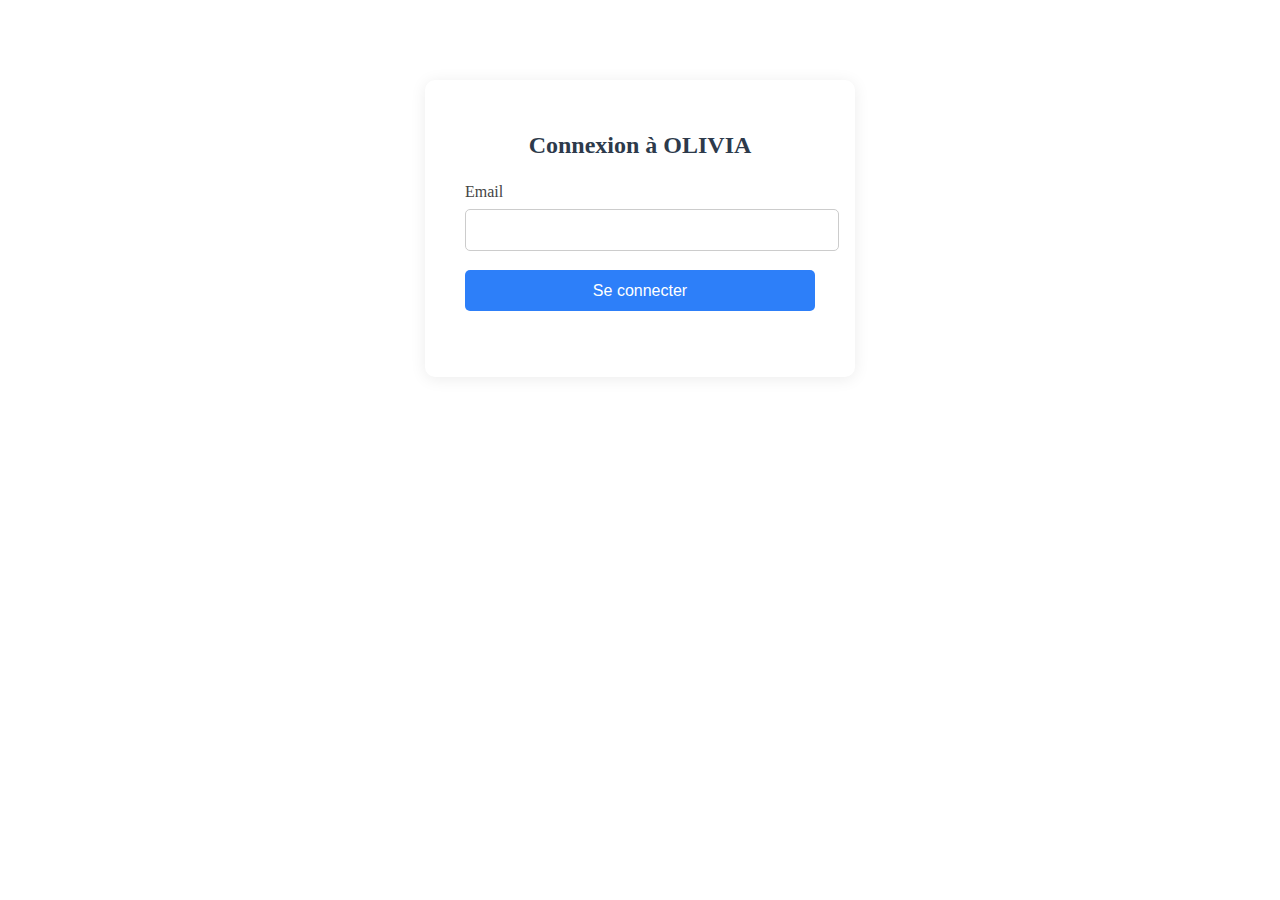
<file: html/auth.html>
<!-- auth.html moved to html/ directory. Updated to use external CSS and JS. -->
<!DOCTYPE html>
<html lang="en">
<head>
    <meta charset="UTF-8">
    <meta http-equiv="X-UA-Compatible" content="IE=edge">
    <meta name="viewport" content="width=device-width, initial-scale=1.0">
    <title>OLIVIA - Authentification</title>
    <link rel="stylesheet" href="../css/auth.css">
</head>
<body>
    <div class="auth-container">
        <h2>Connexion à OLIVIA</h2>
        <form id="loginForm">
            <label for="email">Email</label>
            <input type="email" id="email" name="email" required>
            <button type="submit">Se connecter</button>
            <div id="loginError" class="error-message"></div>
        </form>
    </div>
    <script src="../js/login.js"></script>
</body>
</html>
</file>
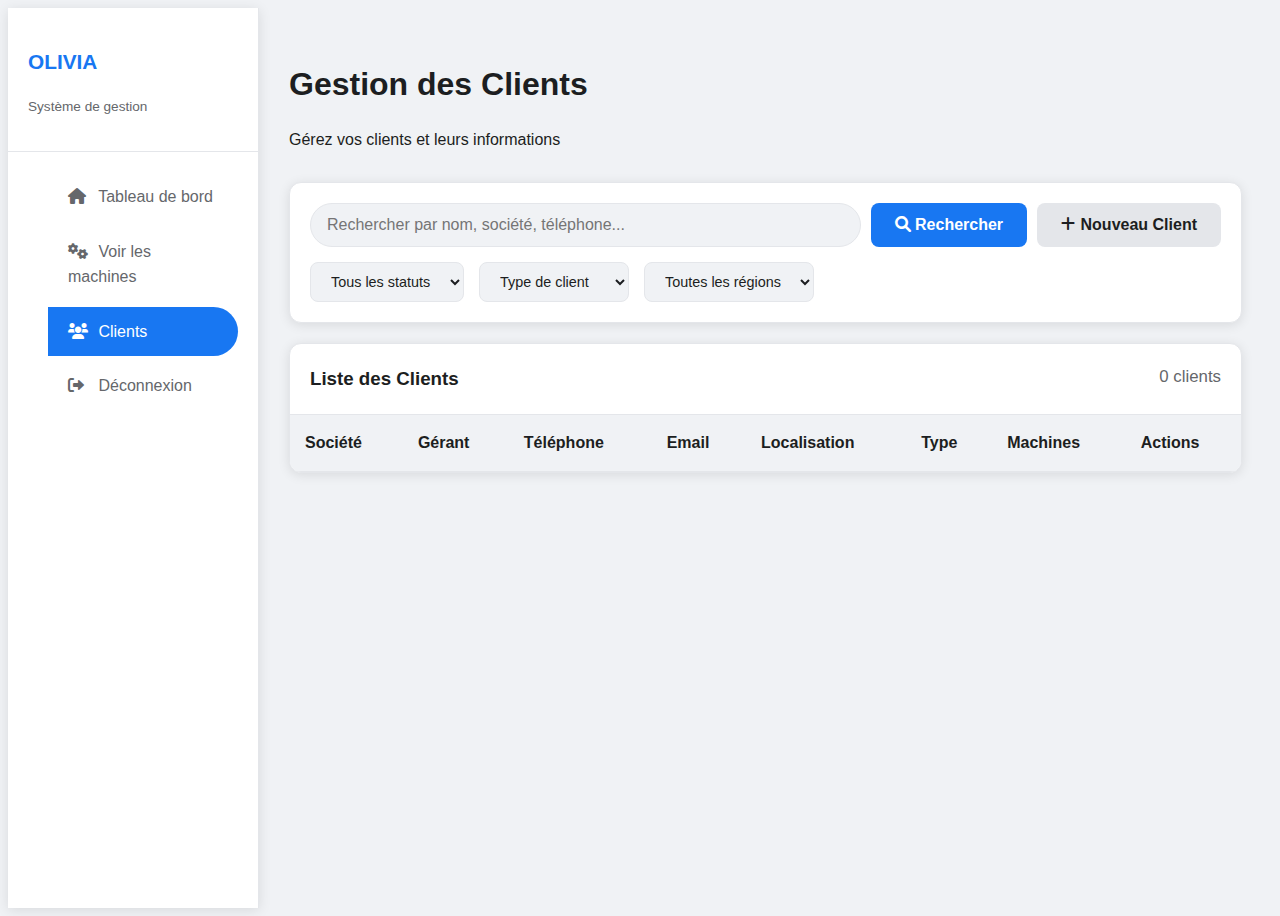
<file: html/clients.html>
<!DOCTYPE html>
<html lang="fr">
<head>
    <meta charset="UTF-8">
    <meta name="viewport" content="width=device-width, initial-scale=1.0">
    <title>Clients - OLIVIA</title>
    <link rel="stylesheet" href="../css/styles.css">
    <link rel="stylesheet" href="https://cdnjs.cloudflare.com/ajax/libs/font-awesome/6.0.0/css/all.min.css">
</head>
<body>
    <div class="dashboard-container">
        <!-- Sidebar Navigation -->
        <div class="sidebar">
            <div class="sidebar-header">
                <h2 class="sidebar-title">OLIVIA</h2>
                <p class="sidebar-subtitle">Système de gestion</p>
            </div>
            <ul class="sidebar-nav">
                <li><a href="dashboard.html" id="nav-dashboard"><i class="fas fa-home"></i> Tableau de bord</a></li>
                <li><a href="voir-machines.html" id="nav-machines"><i class="fas fa-cogs"></i> Voir les machines</a></li>
                <li><a href="clients.html" id="nav-clients" class="active"><i class="fas fa-users"></i> Clients</a></li>
                <li><a href="../index.html" id="nav-logout"><i class="fas fa-sign-out-alt"></i> Déconnexion</a></li>
            </ul>
        </div>

        <!-- Main Content -->
        <div class="main-content">
            <!-- Page Header -->
            <div class="page-header">
                <h1 class="page-title">Gestion des Clients</h1>
                <p class="page-subtitle">Gérez vos clients et leurs informations</p>
            </div>

            <!-- Search and Filter Section -->
            <div class="search-section">
                <div class="search-input-group">
                    <input type="text" id="clientSearch" class="search-bar" placeholder="Rechercher par nom, société, téléphone...">
                    <button class="btn btn-primary search-btn" onclick="searchClients()">
                        <i class="fas fa-search"></i> Rechercher
                    </button>
                    <button class="btn btn-secondary" onclick="showAddClientModal()">
                        <i class="fas fa-plus"></i> Nouveau Client
                    </button>
                </div>
                
                <div class="search-filters">
                    <select id="statusFilter" class="filter-select">
                        <option value="">Tous les statuts</option>
                        <option value="actif">Actif</option>
                        <option value="inactif">Inactif</option>
                    </select>
                    <select id="typeFilter" class="filter-select">
                        <option value="">Type de client</option>
                        <option value="leasing">Leasing</option>
                        <option value="direct">Direct</option>
                        <option value="agri">Agri</option>
                    </select>
                    <select id="locationFilter" class="filter-select">
                        <option value="">Toutes les régions</option>
                        <option value="sfax">Sfax</option>
                        <option value="sidi-bouzid">Sidi Bouzid</option>
                        <option value="autres">Autres</option>
                    </select>
                </div>
            </div>

            <!-- Clients Table -->
            <div class="table-container">
                <h3 style="padding: 20px; margin: 0; border-bottom: 1px solid #e4e6ea;">
                    Liste des Clients
                    <span class="total-count" id="totalClientsCount">0 clients</span>
                </h3>
                <table class="table">
                    <thead>
                        <tr>
                            <th>Société</th>
                            <th>Gérant</th>
                            <th>Téléphone</th>
                            <th>Email</th>
                            <th>Localisation</th>
                            <th>Type</th>
                            <th>Machines</th>
                            <th>Actions</th>
                        </tr>
                    </thead>
                    <tbody id="clientsTableBody">
                        <!-- Data will be populated by JavaScript -->
                    </tbody>
                </table>
            </div>

            <!-- Client Details Modal -->
            <div id="clientModal" class="modal" style="display: none;">
                <div class="modal-content">
                    <div class="modal-header">
                        <h3 id="modalTitle">Détails du Client</h3>
                        <button class="close-modal" onclick="closeClientModal()">&times;</button>
                    </div>
                    <div class="modal-body">
                        <div class="client-details">
                            <div class="client-info-grid">
                                <div class="client-info-item">
                                    <label>Société:</label>
                                    <span id="modalSociety">-</span>
                                </div>
                                <div class="client-info-item">
                                    <label>Gérant:</label>
                                    <span id="modalManager">-</span>
                                </div>
                                <div class="client-info-item">
                                    <label>Matricule fiscale:</label>
                                    <span id="modalFiscalNumber">-</span>
                                </div>
                                <div class="client-info-item">
                                    <label>Téléphone:</label>
                                    <span id="modalPhone">-</span>
                                </div>
                                <div class="client-info-item">
                                    <label>Email:</label>
                                    <span id="modalEmail">-</span>
                                </div>
                                <div class="client-info-item">
                                    <label>Adresse:</label>
                                    <span id="modalAddress">-</span>
                                </div>
                                <div class="client-info-item">
                                    <label>Localisation:</label>
                                    <span id="modalLocation">-</span>
                                </div>
                                <div class="client-info-item">
                                    <label>Type:</label>
                                    <span id="modalType">-</span>
                                </div>
                            </div>
                            
                            <div class="client-machines">
                                <h4>Machines du Client</h4>
                                <div id="clientMachines">
                                    <!-- Client machines will be populated here -->
                                </div>
                            </div>
                        </div>
                    </div>
                    <div class="modal-footer">
                        <button class="btn btn-secondary" onclick="closeClientModal()">Fermer</button>
                        <button class="btn btn-primary" onclick="editClient()">Modifier</button>
                    </div>
                </div>
            </div>
        </div>
    </div>

    <script src="../js/template.js"></script>
    <script src="../js/navigation.js"></script>
    <script src="../js/clients.js"></script>
</body>
</html>
</file>
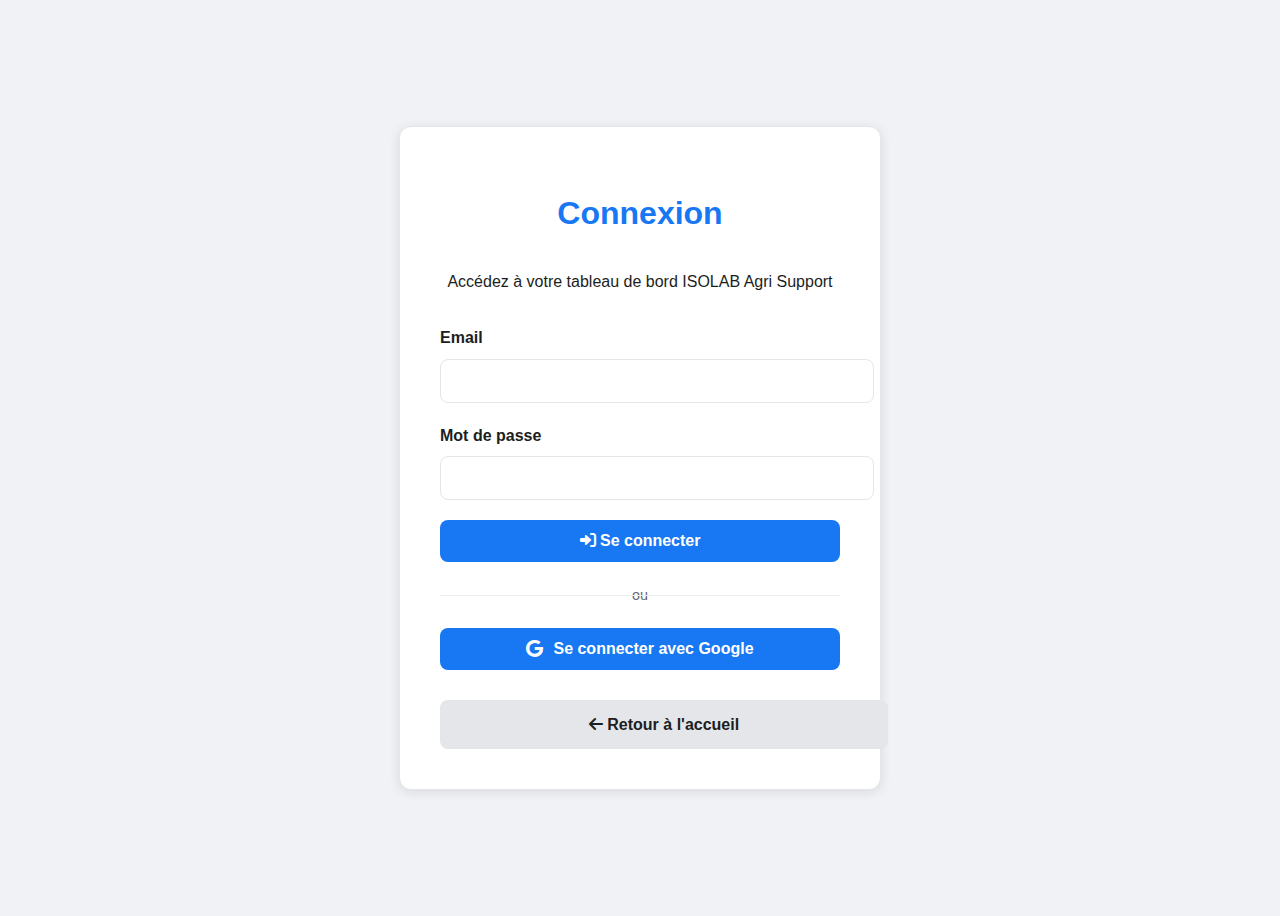
<file: html/login.html>
<!DOCTYPE html>
<html lang="fr">
<head>
    <meta charset="UTF-8">
    <meta name="viewport" content="width=device-width, initial-scale=1.0">
    <title>Connexion - ISOLAB Agri Support</title>
    <link rel="stylesheet" href="../css/styles.css">
    <link rel="stylesheet" href="https://cdnjs.cloudflare.com/ajax/libs/font-awesome/6.0.0/css/all.min.css">
</head>
<body>
    <div class="login-container">
        <div class="login-form">
            <div class="login-header">
                <h1 class="login-title">Connexion</h1>
                <p>Accédez à votre tableau de bord ISOLAB Agri Support</p>
            </div>
            
            <form id="loginForm">
                <div class="form-group">
                    <label for="email" class="form-label">Email</label>
                    <input type="email" id="email" class="form-input" required>
                </div>
                
                <div class="form-group">
                    <label for="password" class="form-label">Mot de passe</label>
                    <input type="password" id="password" class="form-input" required>
                </div>
                
                <button type="submit" class="btn btn-primary" style="width: 100%;">
                    <i class="fas fa-sign-in-alt"></i> Se connecter
                </button>
            </form>
            
            <div class="divider">
                <span>ou</span>
            </div>
            
            <div class="google-login-section">
                <button type="button" class="btn-google">
                    <i class="fab fa-google"></i> Se connecter avec Google
                </button>
            </div>
            
            <div class="login-links">
                <a href="../index.html" class="btn btn-secondary" style="width: 100%; margin-top: 10px;">
                    <i class="fas fa-arrow-left"></i> Retour à l'accueil
                </a>
            </div>
        </div>
    </div>

    <script src="../js/login.js"></script>
</body>
</html>
</file>
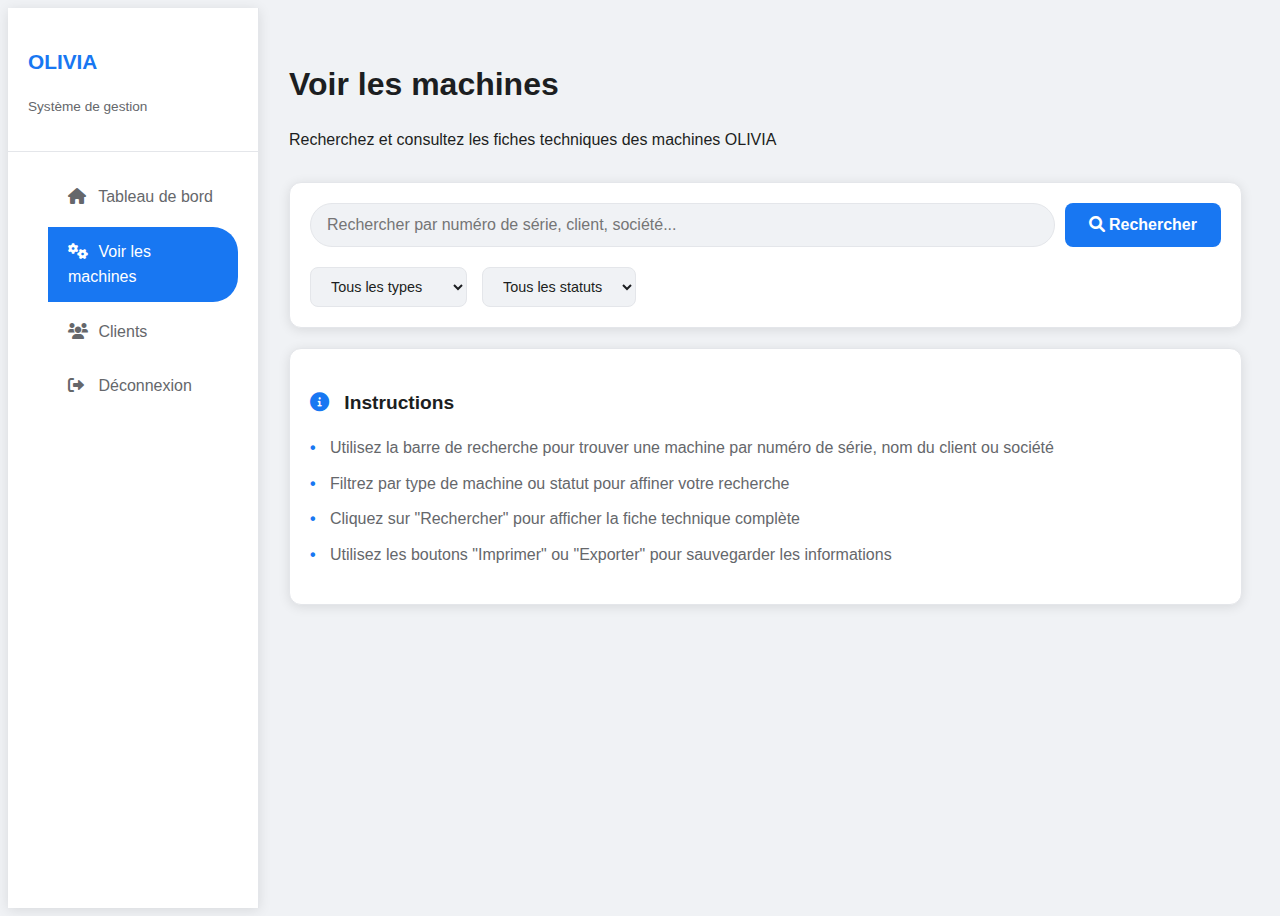
<file: html/voir-machines.html>
<!DOCTYPE html>
<html lang="fr">
<head>
    <meta charset="UTF-8">
    <meta name="viewport" content="width=device-width, initial-scale=1.0">
    <title>Voir les Machines - OLIVIA</title>
    <link rel="stylesheet" href="../css/styles.css">
    <link rel="stylesheet" href="https://cdnjs.cloudflare.com/ajax/libs/font-awesome/6.0.0/css/all.min.css">
</head>
<body>
    <div class="dashboard-container">
        <!-- Sidebar -->
        <div class="sidebar">
            <div class="sidebar-header">
                <h2 class="sidebar-title">OLIVIA</h2>
                <p class="sidebar-subtitle">Système de gestion</p>
            </div>
            <ul class="sidebar-nav">
                <li><a href="dashboard.html" id="nav-dashboard"><i class="fas fa-home"></i> Tableau de bord</a></li>
                <li><a href="voir-machines.html" id="nav-machines" class="active"><i class="fas fa-cogs"></i> Voir les machines</a></li>
                <li><a href="clients.html" id="nav-clients"><i class="fas fa-users"></i> Clients</a></li>
                <li><a href="../index.html" id="nav-logout"><i class="fas fa-sign-out-alt"></i> Déconnexion</a></li>
            </ul>
        </div>

        <!-- Main Content -->
        <div class="main-content">
            <div class="page-header">
                <h1 class="page-title">Voir les machines</h1>
                <p>Recherchez et consultez les fiches techniques des machines OLIVIA</p>
            </div>

            <!-- Search Section -->
            <div class="search-section">
                <div class="search-container">
                    <div class="search-input-group">
                        <input type="text" id="machineSearch" class="search-bar" placeholder="Rechercher par numéro de série, client, société...">
                        <button class="btn btn-primary search-btn" onclick="searchMachine()">
                            <i class="fas fa-search"></i> Rechercher
                        </button>
                    </div>
                </div>
                
                <div class="search-filters">
                    <select id="typeFilter" class="filter-select">
                        <option value="">Tous les types</option>
                        <option value="olivia">Olivia</option>
                        <option value="olivia+broyeur">Olivia + Broyeur</option>
                    </select>
                    <select id="statusFilter" class="filter-select">
                        <option value="">Tous les statuts</option>
                        <option value="livré">Livré</option>
                        <option value="installé">Installé</option>
                        <option value="maintenance">Maintenance</option>
                    </select>
                </div>
            </div>

            <!-- Machine Details Display -->
            <div id="machineDetails" class="machine-details" style="display: none;">
                <div class="fiche-technique">
                    <div class="fiche-header">
                        <h2><i class="fas fa-cog"></i> Fiche technique</h2>
                        <div class="fiche-actions">
                            <button class="btn btn-secondary btn-small" onclick="printFiche()">
                                <i class="fas fa-print"></i> Imprimer
                            </button>
                            <button class="btn btn-primary btn-small" onclick="exportFiche()">
                                <i class="fas fa-download"></i> Exporter
                            </button>
                        </div>
                    </div>

                    <div class="fiche-content">
                        <!-- Machine Information -->
                        <div class="fiche-section">
                            <h3><i class="fas fa-cogs"></i> Informations Machine</h3>
                            <div class="fiche-grid">
                                <div class="fiche-item">
                                    <label>Numéro de série:</label>
                                    <span id="serialNumber">-</span>
                                </div>
                                <div class="fiche-item">
                                    <label>Type de machine:</label>
                                    <span id="machineType">-</span>
                                </div>
                                <div class="fiche-item">
                                    <label>Fiche technique N°:</label>
                                    <span id="ficheNumber">-</span>
                                </div>
                                <div class="fiche-item">
                                    <label>Prix HT:</label>
                                    <span id="prixHT">-</span>
                                </div>
                                <div class="fiche-item">
                                    <label>Prix TTC:</label>
                                    <span id="prixTTC">-</span>
                                </div>
                                <div class="fiche-item">
                                    <label>Statut:</label>
                                    <span id="machineStatus" class="status-badge">-</span>
                                </div>
                            </div>
                        </div>

                        <!-- Client Information -->
                        <div class="fiche-section">
                            <h3><i class="fas fa-building"></i> Informations Client</h3>
                            <div class="fiche-grid">
                                <div class="fiche-item">
                                    <label>Société:</label>
                                    <span id="clientSociety">-</span>
                                </div>
                                <div class="fiche-item">
                                    <label>Gérant:</label>
                                    <span id="clientName">-</span>
                                </div>
                                <div class="fiche-item">
                                    <label>Matricule fiscale:</label>
                                    <span id="matriculeFiscale">-</span>
                                </div>
                                <div class="fiche-item">
                                    <label>Téléphone:</label>
                                    <span id="clientPhone">-</span>
                                </div>
                                <div class="fiche-item">
                                    <label>Email:</label>
                                    <span id="clientEmail">-</span>
                                </div>
                                <div class="fiche-item">
                                    <label>Adresse:</label>
                                    <span id="clientAddress">-</span>
                                </div>
                                <div class="fiche-item">
                                    <label>Localisation:</label>
                                    <span id="clientLocation">-</span>
                                </div>
                            </div>
                        </div>

                        <!-- Installation Information -->
                        <div class="fiche-section">
                            <h3><i class="fas fa-calendar-alt"></i> Informations Installation</h3>
                            <div class="fiche-grid">
                                <div class="fiche-item">
                                    <label>Date de livraison:</label>
                                    <span id="deliveryDate">-</span>
                                </div>
                                <div class="fiche-item">
                                    <label>Date d'installation:</label>
                                    <span id="installationDate">-</span>
                                </div>
                                <div class="fiche-item">
                                    <label>Installé par:</label>
                                    <span id="installedBy">-</span>
                                </div>
                                <div class="fiche-item">
                                    <label>Livré par:</label>
                                    <span id="deliveredBy">-</span>
                                </div>
                                <div class="fiche-item">
                                    <label>Décharge BL:</label>
                                    <span id="dischargeBL">-</span>
                                </div>
                                <div class="fiche-item">
                                    <label>Facturation:</label>
                                    <span id="facturation">-</span>
                                </div>
                            </div>
                        </div>

                        <!-- Payment Information -->
                        <div class="fiche-section">
                            <h3><i class="fas fa-credit-card"></i> Informations Paiement</h3>
                            <div class="fiche-grid">
                                <div class="fiche-item">
                                    <label>Type de paiement:</label>
                                    <span id="paymentType">-</span>
                                </div>
                                <div class="fiche-item">
                                    <label>Statut paiement:</label>
                                    <span id="paymentStatus">-</span>
                                </div>
                                <div class="fiche-item">
                                    <label>Confirmation:</label>
                                    <span id="confirmation">-</span>
                                </div>
                                <div class="fiche-item">
                                    <label>ITP:</label>
                                    <span id="itp">-</span>
                                </div>
                                <div class="fiche-item">
                                    <label>RS:</label>
                                    <span id="rs">-</span>
                                </div>
                            </div>
                        </div>

                        <!-- Maintenance & Remarks -->
                        <div class="fiche-section">
                            <h3><i class="fas fa-wrench"></i> Maintenance & Remarques</h3>
                            <div class="fiche-grid">
                                <div class="fiche-item full-width">
                                    <label>Remarques:</label>
                                    <span id="remarques">-</span>
                                </div>
                                <div class="fiche-item">
                                    <label>Date de visite:</label>
                                    <span id="visitDate">-</span>
                                </div>
                                <div class="fiche-item">
                                    <label>Travail effectué:</label>
                                    <span id="workDone">-</span>
                                </div>
                            </div>
                        </div>
                    </div>
                </div>
            </div>

            <!-- No Results Message -->
            <div id="noResults" class="no-results" style="display: none;">
                <div class="no-results-content">
                    <i class="fas fa-search"></i>
                    <h3>Aucune machine trouvée</h3>
                    <p>Veuillez vérifier les critères de recherche et réessayer.</p>
                </div>
            </div>

            <!-- Instructions -->
            <div id="instructions" class="instructions-panel">
                <div class="instructions-content">
                    <h3><i class="fas fa-info-circle"></i> Instructions</h3>
                    <ul>
                        <li>Utilisez la barre de recherche pour trouver une machine par numéro de série, nom du client ou société</li>
                        <li>Filtrez par type de machine ou statut pour affiner votre recherche</li>
                        <li>Cliquez sur "Rechercher" pour afficher la fiche technique complète</li>
                        <li>Utilisez les boutons "Imprimer" ou "Exporter" pour sauvegarder les informations</li>
                    </ul>
                </div>
            </div>
        </div>
    </div>

    <script src="../js/template.js"></script>
    <script src="../js/navigation.js"></script>
    <script src="../js/voir-machines.js"></script>
</body>
</html>
</file>
<file: css/styles.css>
<<<<<<< HEAD
/* General Styles */
* {
    margin: 0;
    padding: 0;
    box-sizing: border-box;
}

body {
    font-family: -apple-system, BlinkMacSystemFont, 'Segoe UI', Roboto, Oxygen, Ubuntu, Cantarell, sans-serif;
    background-color: #f0f2f5;
    color: #1c1e21;
    line-height: 1.6;
}

/* Page Layout */
.container {
    max-width: 1200px;
    margin: 0 auto;
    padding: 20px;
}

.content-box {
    background-color: #ffffff;
    border-radius: 12px;
    padding: 40px;
    box-shadow: 0 2px 12px rgba(0, 0, 0, 0.1);
    border: 1px solid #e4e6ea;
}

/* Landing Page Styles */
.landing-container {
    display: flex;
    align-items: center;
    justify-content: center;
    min-height: 100vh;
    text-align: center;
}

.landing-content {
    max-width: 500px;
}

.landing-title {
    font-size: 2.5em;
    margin-bottom: 20px;
    color: #1877f2;
    font-weight: 700;
}

.landing-subtitle {
    font-size: 1.2em;
    margin-bottom: 30px;
    color: #65676b;
}

/* Login Page Styles */
.login-container {
    display: flex;
    align-items: center;
    justify-content: center;
    min-height: 100vh;
}

.login-form {
    background-color: #ffffff;
    padding: 40px;
    border-radius: 12px;
    box-shadow: 0 2px 12px rgba(0, 0, 0, 0.1);
    border: 1px solid #e4e6ea;
    width: 100%;
    max-width: 400px;
}

.login-title {
    text-align: center;
    margin-bottom: 30px;
    color: #1877f2;
    font-size: 2em;
    font-weight: 700;
}

/* Login Divider */
.divider {
    text-align: center;
    margin: 20px 0;
    position: relative;
}

.divider::before {
    content: '';
    position: absolute;
    top: 50%;
    left: 0;
    right: 0;
    height: 1px;
    background-color: #ecf0f1;
}

.divider span {
    background-color: #ffffff;
    padding: 0 15px;
    color: #65676b;
    font-size: 0.9em;
}

/* Login Header */
.login-header {
    text-align: center;
    margin-bottom: 30px;
}

/* Dashboard Layout */
.dashboard-container {
    display: flex;
    min-height: 100vh;
}

.sidebar {
    width: 250px;
    background-color: #ffffff;
    box-shadow: 0 2px 12px rgba(0, 0, 0, 0.1);
    border-right: 1px solid #e4e6ea;
    padding: 20px 0;
}

.sidebar-header {
    padding: 0 20px 20px 20px;
    border-bottom: 1px solid #e4e6ea;
    margin-bottom: 20px;
}

.sidebar-title {
    font-size: 1.3em;
    color: #1877f2;
    font-weight: 700;
}

.sidebar-subtitle {
    font-size: 0.85em;
    color: #65676b;
    margin-top: 5px;
}

.sidebar-nav {
    list-style: none;
}

.sidebar-nav li {
    margin-bottom: 5px;
}

.sidebar-nav a {
    display: block;
    padding: 12px 20px;
    color: #65676b;
    text-decoration: none;
    transition: all 0.2s ease;
    border-radius: 0 25px 25px 0;
    margin-right: 20px;
    font-weight: 500;
}

.sidebar-nav a:hover,
.sidebar-nav a.active {
    background-color: #1877f2;
    color: #ffffff;
}

.sidebar-nav a i {
    margin-right: 10px;
    width: 16px;
    text-align: center;
}

.main-content {
    flex: 1;
    padding: 30px;
}

.page-header {
    margin-bottom: 30px;
}

.page-title {
    font-size: 2em;
    color: #1c1e21;
    margin-bottom: 10px;
    font-weight: 700;
}

/* Search Bar */
.search-container {
    margin-bottom: 20px;
}

.search-bar {
    width: 100%;
    max-width: 400px;
    padding: 12px 16px;
    border: 1px solid #e4e6ea;
    border-radius: 50px;
    font-size: 1em;
    background-color: #f0f2f5;
    transition: all 0.2s ease;
}

.search-bar:focus {
    outline: none;
    border-color: #1877f2;
    background-color: #ffffff;
    box-shadow: 0 0 0 2px rgba(24, 119, 242, 0.2);
}

/* Forms */
.form-group {
    margin-bottom: 20px;
}

.form-label {
    display: block;
    margin-bottom: 5px;
    font-weight: 600;
    color: #1c1e21;
}

/* Inputs */
.form-input {
    width: 100%;
    padding: 12px 16px;
    border: 1px solid #e4e6ea;
    border-radius: 8px;
    font-size: 1em;
    background-color: #f0f2f5;
    transition: all 0.2s ease;
}

.form-input:focus {
    outline: none;
    border-color: #1877f2;
    background-color: #ffffff;
    box-shadow: 0 0 0 2px rgba(24, 119, 242, 0.2);
}

/* Buttons */
.btn {
    padding: 12px 24px;
    border: none;
    border-radius: 8px;
    font-size: 1em;
    font-weight: 600;
    cursor: pointer;
    text-decoration: none;
    display: inline-block;
    text-align: center;
    transition: all 0.2s ease;
    outline: none;
}

.btn-primary {
    background-color: #1877f2;
    color: white;
}

.btn-primary:hover {
    background-color: #166fe5;
    transform: translateY(-1px);
}

.btn-secondary {
    background-color: #e4e6ea;
    color: #1c1e21;
}

.btn-secondary:hover {
    background-color: #d8dadf;
    transform: translateY(-1px);
}

.btn-small {
    padding: 8px 16px;
    font-size: 0.9em;
}

/* Google Login Button */
.google-login-section {
    margin-bottom: 20px;
}

.btn-google {
    display: flex;
    align-items: center;
    justify-content: center;
    width: 100%;
    padding: 12px 24px;
    background-color: #1877f2;
    color: white;
    text-decoration: none;
    border-radius: 8px;
    font-size: 1em;
    font-weight: 600;
    transition: all 0.2s ease;
    border: none;
    cursor: pointer;
}

.btn-google:hover {
    background-color: #166fe5;
    transform: translateY(-1px);
}

.btn-google i {
    margin-right: 10px;
    font-size: 1.1em;
}

/* Tables */
.table-container {
    background-color: #ffffff;
    border-radius: 12px;
    box-shadow: 0 2px 12px rgba(0, 0, 0, 0.1);
    border: 1px solid #e4e6ea;
    overflow: hidden;
}

.table {
    width: 100%;
    border-collapse: collapse;
}

.table th,
.table td {
    padding: 15px;
    text-align: left;
    border-bottom: 1px solid #e4e6ea;
}

.table th {
    background-color: #f0f2f5;
    font-weight: 600;
    color: #1c1e21;
}

.table tbody tr:hover {
    background-color: #f0f2f5;
}

.table tbody tr:last-child td {
    border-bottom: none;
}

/* Status Badges */
.status-badge {
    padding: 6px 12px;
    border-radius: 20px;
    font-size: 0.8em;
    font-weight: 600;
    text-transform: uppercase;
    letter-spacing: 0.5px;
}

.status-active {
    background-color: #d4edda;
    color: #155724;
}

.status-inactive {
    background-color: #f8d7da;
    color: #721c24;
}

.status-maintenance {
    background-color: #fff3cd;
    color: #856404;
}

/* Dashboard Stats */
.stats-container {
    display: grid;
    grid-template-columns: repeat(auto-fit, minmax(200px, 1fr));
    gap: 20px;
    margin-bottom: 30px;
}

.stat-card {
    background-color: #ffffff;
    padding: 20px;
    border-radius: 12px;
    box-shadow: 0 2px 12px rgba(0, 0, 0, 0.1);
    border: 1px solid #e4e6ea;
    display: flex;
    align-items: center;
    gap: 15px;
    transition: all 0.2s ease;
}

.stat-card:hover {
    transform: translateY(-2px);
    box-shadow: 0 4px 20px rgba(0, 0, 0, 0.15);
}

.stat-icon {
    width: 50px;
    height: 50px;
    background-color: #e7f3ff;
    border-radius: 50%;
    display: flex;
    align-items: center;
    justify-content: center;
    color: #1877f2;
    font-size: 1.2em;
}

.stat-info h3 {
    margin: 0;
    font-size: 1.8em;
    color: #1c1e21;
    font-weight: 700;
}

.stat-info p {
    margin: 5px 0 0 0;
    color: #65676b;
    font-size: 0.9em;
}

/* Company Info */
.company-info {
    margin: 20px 0;
}

/* Additional Status Badges */
.status-recent {
    background-color: #e7f3ff;
    color: #1877f2;
}

.status-problem {
    background-color: #ffebee;
    color: #c62828;
}

/* Machine Viewing Page Styles */
.search-section {
    background-color: #ffffff;
    padding: 20px;
    border-radius: 12px;
    box-shadow: 0 2px 12px rgba(0, 0, 0, 0.1);
    border: 1px solid #e4e6ea;
    margin-bottom: 20px;
}

.search-input-group {
    display: flex;
    gap: 10px;
    margin-bottom: 15px;
}

.search-input-group .search-bar {
    flex: 1;
    max-width: none;
}

.search-btn {
    white-space: nowrap;
}

.search-filters {
    display: flex;
    gap: 15px;
    flex-wrap: wrap;
}

.filter-select {
    padding: 10px 16px;
    border: 1px solid #e4e6ea;
    border-radius: 8px;
    background-color: #f0f2f5;
    color: #1c1e21;
    font-size: 0.9em;
    font-weight: 500;
    min-width: 150px;
    transition: all 0.2s ease;
}

.filter-select:focus {
    outline: none;
    border-color: #1877f2;
    background-color: #ffffff;
    box-shadow: 0 0 0 2px rgba(24, 119, 242, 0.2);
}

/* Fiche Technique Styles */
.machine-details {
    margin-top: 20px;
}

.fiche-technique {
    background-color: #ffffff;
    border-radius: 12px;
    box-shadow: 0 2px 12px rgba(0, 0, 0, 0.1);
    border: 1px solid #e4e6ea;
    overflow: hidden;
}

.fiche-header {
    background-color: #f0f2f5;
    padding: 20px;
    border-bottom: 1px solid #e4e6ea;
    display: flex;
    justify-content: space-between;
    align-items: center;
}

.fiche-header h2 {
    margin: 0;
    color: #1c1e21;
    font-size: 1.5em;
    font-weight: 700;
}

.fiche-header i {
    margin-right: 10px;
    color: #1877f2;
}

.fiche-actions {
    display: flex;
    gap: 10px;
}

.fiche-content {
    padding: 20px;
}

.fiche-section {
    margin-bottom: 30px;
}

.fiche-section:last-child {
    margin-bottom: 0;
}

.fiche-section h3 {
    color: #1c1e21;
    margin-bottom: 15px;
    font-size: 1.2em;
    font-weight: 600;
    border-bottom: 2px solid #e7f3ff;
    padding-bottom: 8px;
}

.fiche-section h3 i {
    margin-right: 10px;
    color: #1877f2;
}

.fiche-grid {
    display: grid;
    grid-template-columns: repeat(auto-fit, minmax(250px, 1fr));
    gap: 15px;
}

.fiche-item {
    display: flex;
    flex-direction: column;
    gap: 5px;
}

.fiche-item.full-width {
    grid-column: 1 / -1;
}

.fiche-item label {
    font-weight: 600;
    color: #1c1e21;
    font-size: 0.9em;
}

.fiche-item span {
    color: #65676b;
    padding: 8px 12px;
    background-color: #f0f2f5;
    border-radius: 8px;
    border: 1px solid #e4e6ea;
}

/* No Results Styles */
.no-results {
    text-align: center;
    padding: 40px;
    background-color: #ffffff;
    border-radius: 12px;
    box-shadow: 0 2px 12px rgba(0, 0, 0, 0.1);
    border: 1px solid #e4e6ea;
}

.no-results-content i {
    font-size: 3em;
    color: #bdc3c7;
    margin-bottom: 20px;
}

.no-results-content h3 {
    color: #1c1e21;
    margin-bottom: 10px;
    font-weight: 600;
}

.no-results-content p {
    color: #65676b;
}

/* Instructions Panel */
.instructions-panel {
    background-color: #ffffff;
    border-radius: 12px;
    box-shadow: 0 2px 12px rgba(0, 0, 0, 0.1);
    border: 1px solid #e4e6ea;
    padding: 20px;
    margin-top: 20px;
}

.instructions-content h3 {
    color: #1c1e21;
    margin-bottom: 15px;
    font-size: 1.2em;
    font-weight: 600;
}

.instructions-content h3 i {
    margin-right: 10px;
    color: #1877f2;
}

.instructions-content ul {
    list-style: none;
    padding: 0;
}

.instructions-content li {
    margin-bottom: 10px;
    padding-left: 20px;
    position: relative;
    color: #65676b;
}

.instructions-content li:before {
    content: "•";
    color: #1877f2;
    position: absolute;
    left: 0;
    font-weight: bold;
}

/* Additional Components for Modular Structure */

/* Landing Page Actions */
.landing-actions {
    display: flex;
    gap: 15px;
    justify-content: center;
    margin-bottom: 30px;
    flex-wrap: wrap;
}

.landing-info {
    background-color: #f0f2f5;
    padding: 20px;
    border-radius: 12px;
    border: 1px solid #e4e6ea;
    margin-top: 20px;
}

.landing-info p {
    margin: 0;
    color: #65676b;
    font-size: 0.95em;
}

/* Total Count in Tables */
.total-count {
    float: right;
    font-size: 0.9em;
    color: #65676b;
    font-weight: normal;
}

/* Modal Styles */
.modal {
    position: fixed;
    top: 0;
    left: 0;
    width: 100%;
    height: 100%;
    background-color: rgba(0, 0, 0, 0.5);
    z-index: 1000;
    display: flex;
    align-items: center;
    justify-content: center;
}

.modal-content {
    background-color: #ffffff;
    border-radius: 12px;
    box-shadow: 0 4px 20px rgba(0, 0, 0, 0.3);
    width: 90%;
    max-width: 800px;
    max-height: 90vh;
    overflow-y: auto;
}

.modal-header {
    padding: 20px;
    border-bottom: 1px solid #e4e6ea;
    display: flex;
    justify-content: space-between;
    align-items: center;
    background-color: #f0f2f5;
    border-radius: 12px 12px 0 0;
}

.modal-header h3 {
    margin: 0;
    color: #1c1e21;
    font-weight: 600;
}

.close-modal {
    background: none;
    border: none;
    font-size: 24px;
    cursor: pointer;
    color: #65676b;
    padding: 0;
    width: 30px;
    height: 30px;
    display: flex;
    align-items: center;
    justify-content: center;
    border-radius: 50%;
    transition: all 0.2s ease;
}

.close-modal:hover {
    background-color: #e4e6ea;
    color: #1c1e21;
}

.modal-body {
    padding: 20px;
}

.modal-footer {
    padding: 20px;
    border-top: 1px solid #e4e6ea;
    display: flex;
    justify-content: flex-end;
    gap: 10px;
    background-color: #f0f2f5;
    border-radius: 0 0 12px 12px;
}

/* Client Details Grid */
.client-info-grid {
    display: grid;
    grid-template-columns: repeat(auto-fit, minmax(250px, 1fr));
    gap: 15px;
    margin-bottom: 30px;
}

.client-info-item {
    display: flex;
    flex-direction: column;
    gap: 5px;
}

.client-info-item label {
    font-weight: 600;
    color: #1c1e21;
    font-size: 0.9em;
}

.client-info-item span {
    color: #65676b;
    padding: 8px 12px;
    background-color: #f0f2f5;
    border-radius: 8px;
    border: 1px solid #e4e6ea;
}

/* Client Machines */
.client-machines {
    border-top: 1px solid #e4e6ea;
    padding-top: 20px;
}

.client-machines h4 {
    color: #1c1e21;
    margin-bottom: 15px;
    font-weight: 600;
}

.machine-item {
    display: flex;
    align-items: center;
    gap: 15px;
    padding: 10px;
    background-color: #f0f2f5;
    border-radius: 8px;
    border: 1px solid #e4e6ea;
    margin-bottom: 10px;
}

.machine-serial {
    font-weight: 600;
    color: #1c1e21;
    flex: 1;
}

/* Loading States */
.loading {
    opacity: 0.7;
    pointer-events: none;
}

/* Notification Styles */
.notification {
    position: fixed;
    top: 20px;
    right: 20px;
    padding: 15px 20px;
    border-radius: 8px;
    color: white;
    font-weight: 500;
    z-index: 1001;
    transform: translateX(100%);
    transition: transform 0.3s ease;
}

.notification.show {
    transform: translateX(0);
}

.notification-info {
    background-color: #1877f2;
}

.notification-success {
    background-color: #42a047;
}

.notification-warning {
    background-color: #ff9800;
}

.notification-error {
    background-color: #f44336;
}

/* Error Messages */
.error-message {
    background-color: #ffebee;
    color: #c62828;
    padding: 10px;
    border-radius: 8px;
    margin-bottom: 15px;
    border: 1px solid #ef9a9a;
    text-align: center;
}

/* Login Links */
.login-links {
    text-align: center;
    margin-top: 20px;
}

/* Responsive Design */
@media (max-width: 768px) {
    .dashboard-container {
        flex-direction: column;
    }
    
    .sidebar {
        width: 100%;
        order: 2;
    }
    
    .main-content {
        order: 1;
    }
    
    .table-container {
        overflow-x: auto;
    }
    
    .landing-title {
        font-size: 2em;
    }
    
    .content-box {
        padding: 20px;
    }
    
    .stats-container {
        grid-template-columns: 1fr;
    }
    
    .stat-card {
        text-align: center;
        flex-direction: column;
        gap: 10px;
    }
    
    .modal-content {
        width: 95%;
        margin: 10px;
    }
    
    .client-info-grid {
        grid-template-columns: 1fr;
    }
    
    .machine-item {
        flex-direction: column;
        align-items: flex-start;
        gap: 10px;
    }
    
    .landing-actions {
        flex-direction: column;
        align-items: center;
    }
    
    .landing-actions .btn {
        width: 100%;
        max-width: 300px;
    }
}

/* Add Client Form Styles */
.add-client-form {
    max-width: 1200px;
    margin: 0 auto;
}

.form-grid {
    display: grid;
    grid-template-columns: 1fr;
    gap: 30px;
}

.form-section {
    background-color: #f8f9fa;
    border-radius: 12px;
    padding: 25px;
    border: 1px solid #e4e6ea;
}

.section-title {
    color: #1c1e21;
    font-size: 1.2em;
    font-weight: 600;
    margin-bottom: 20px;
    padding-bottom: 10px;
    border-bottom: 2px solid #e4e6ea;
    display: flex;
    align-items: center;
    gap: 10px;
}

.section-title i {
    color: #1877f2;
}

.form-row {
    display: grid;
    grid-template-columns: 1fr 1fr;
    gap: 20px;
}

.form-group {
    margin-bottom: 20px;
}

.form-label {
    display: block;
    margin-bottom: 8px;
    font-weight: 600;
    color: #1c1e21;
    display: flex;
    align-items: center;
    gap: 8px;
}

.form-label i {
    color: #65676b;
    font-size: 0.9em;
}

.form-input {
    width: 100%;
    padding: 12px 16px;
    border: 1px solid #e4e6ea;
    border-radius: 8px;
    font-size: 1em;
    background-color: #ffffff;
    transition: all 0.2s ease;
    font-family: inherit;
}

.form-input:focus {
    outline: none;
    border-color: #1877f2;
    box-shadow: 0 0 0 2px rgba(24, 119, 242, 0.2);
}

.form-input.error {
    border-color: #dc3545;
    background-color: #fef2f2;
}

.form-input.error:focus {
    box-shadow: 0 0 0 2px rgba(220, 53, 69, 0.2);
}

.error-message {
    color: #dc3545;
    font-size: 0.9em;
    margin-top: 5px;
    display: flex;
    align-items: center;
    gap: 5px;
}

.error-message::before {
    content: "⚠";
    font-weight: bold;
}

.form-actions {
    display: flex;
    justify-content: flex-end;
    gap: 15px;
    margin-top: 30px;
    padding-top: 20px;
    border-top: 1px solid #e4e6ea;
}

.btn-success {
    background-color: #22c55e;
    color: white;
}

.btn-success:hover {
    background-color: #16a34a;
    transform: translateY(-1px);
}

/* Notification Styles */
.notification {
    position: fixed;
    top: 20px;
    right: 20px;
    padding: 15px 20px;
    border-radius: 8px;
    box-shadow: 0 4px 12px rgba(0, 0, 0, 0.15);
    z-index: 1001;
    display: flex;
    align-items: center;
    gap: 10px;
    max-width: 400px;
    animation: slideIn 0.3s ease;
}

@keyframes slideIn {
    from {
        transform: translateX(100%);
        opacity: 0;
    }
    to {
        transform: translateX(0);
        opacity: 1;
    }
}

.notification-success {
    background-color: #22c55e;
    color: white;
}

.notification-error {
    background-color: #dc3545;
    color: white;
}

.notification-info {
    background-color: #3b82f6;
    color: white;
}

.notification-close {
    background: none;
    border: none;
    color: inherit;
    font-size: 18px;
    cursor: pointer;
    padding: 0;
    margin-left: auto;
    opacity: 0.7;
}

.notification-close:hover {
    opacity: 1;
}

/* Client Preview Styles */
.client-preview {
    max-width: 100%;
}

.client-notes {
    margin-top: 20px;
}

.client-notes label {
    font-weight: 600;
    color: #1c1e21;
    margin-bottom: 10px;
    display: block;
}

.client-notes div {
    background-color: #f8f9fa;
    padding: 15px;
    border-radius: 8px;
    border: 1px solid #e4e6ea;
    white-space: pre-wrap;
    word-wrap: break-word;
}

/* Responsive Design for Add Client Form */
@media (max-width: 768px) {
    .form-row {
        grid-template-columns: 1fr;
    }
    
    .form-section {
        padding: 20px;
    }
    
    .form-actions {
        flex-direction: column;
    }
    
    .form-actions .btn {
        width: 100%;
    }
    
    .notification {
        left: 10px;
        right: 10px;
        max-width: none;
    }
}

@media (min-width: 1024px) {
    .form-grid {
        grid-template-columns: 1fr 1fr;
        gap: 30px;
    }
    
    .form-section:nth-child(1),
    .form-section:nth-child(4) {
        grid-column: 1 / -1;
    }
}

/* Add Machine Form Styles */
.add-machine-form {
    max-width: 1200px;
    margin: 0 auto;
}

/* Client Selection Styles */
.client-selection {
    position: relative;
}

.search-results {
    position: absolute;
    top: 100%;
    left: 0;
    right: 0;
    background: white;
    border: 1px solid #e4e6ea;
    border-radius: 8px;
    box-shadow: 0 4px 12px rgba(0, 0, 0, 0.1);
    z-index: 100;
    max-height: 300px;
    overflow-y: auto;
}

.search-result-item {
    padding: 15px;
    cursor: pointer;
    border-bottom: 1px solid #f0f2f5;
    transition: background-color 0.2s ease;
}

.search-result-item:hover {
    background-color: #f8f9fa;
}

.search-result-item:last-child {
    border-bottom: none;
}

.search-result-item .client-info strong {
    color: #1c1e21;
    font-size: 1.1em;
}

.search-result-item .client-details {
    margin-top: 5px;
    display: flex;
    gap: 15px;
    flex-wrap: wrap;
}

.search-result-item .client-details span {
    color: #65676b;
    font-size: 0.9em;
}

.no-results {
    padding: 20px;
    text-align: center;
    color: #65676b;
    font-style: italic;
}

/* Selected Client Styles */
.selected-client {
    margin-top: 15px;
}

.no-client-selected {
    text-align: center;
    padding: 30px;
    background-color: #f8f9fa;
    border: 2px dashed #e4e6ea;
    border-radius: 8px;
    color: #65676b;
}

.no-client-selected i {
    font-size: 2em;
    margin-bottom: 10px;
    color: #bdc3c7;
}

.selected-client-info {
    background-color: #e7f3ff;
    border: 1px solid #1877f2;
    border-radius: 8px;
    padding: 20px;
}

.client-header {
    display: flex;
    justify-content: space-between;
    align-items: center;
    margin-bottom: 15px;
}

.client-header strong {
    color: #1c1e21;
    font-size: 1.2em;
}

.client-details p {
    margin: 5px 0;
    color: #65676b;
}

.client-details strong {
    color: #1c1e21;
}

/* Machine Preview Styles */
.machine-preview {
    max-width: 100%;
}

.client-info-section,
.machine-info-section {
    margin-bottom: 25px;
}

.client-info-section h4,
.machine-info-section h4 {
    color: #1c1e21;
    margin-bottom: 15px;
    font-weight: 600;
    padding-bottom: 8px;
    border-bottom: 2px solid #e7f3ff;
}

.client-info-display {
    background-color: #f8f9fa;
    padding: 15px;
    border-radius: 8px;
    border: 1px solid #e4e6ea;
}

.client-info-display strong {
    color: #1c1e21;
    font-size: 1.1em;
}

.client-info-display p {
    margin: 8px 0;
    color: #65676b;
}

.machine-notes {
    margin-top: 20px;
}

.machine-notes label {
    font-weight: 600;
    color: #1c1e21;
    margin-bottom: 10px;
    display: block;
}

.machine-notes div {
    background-color: #f8f9fa;
    padding: 15px;
    border-radius: 8px;
    border: 1px solid #e4e6ea;
    white-space: pre-wrap;
    word-wrap: break-word;
}

/* Responsive Design for Add Machine Form */
@media (max-width: 768px) {
    .client-header {
        flex-direction: column;
        align-items: flex-start;
        gap: 10px;
    }
    
    .search-result-item .client-details {
        flex-direction: column;
        gap: 5px;
    }
    
    .client-info-section,
    .machine-info-section {
        margin-bottom: 20px;
    }
}
=======
/* General Styles */
* {
    margin: 0;
    padding: 0;
    box-sizing: border-box;
}

body {
    font-family: -apple-system, BlinkMacSystemFont, 'Segoe UI', Roboto, Oxygen, Ubuntu, Cantarell, sans-serif;
    background-color: #f0f2f5;
    color: #1c1e21;
    line-height: 1.6;
}

/* Page Layout */
.container {
    max-width: 1200px;
    margin: 0 auto;
    padding: 20px;
}

.content-box {
    background-color: #ffffff;
    border-radius: 12px;
    padding: 40px;
    box-shadow: 0 2px 12px rgba(0, 0, 0, 0.1);
    border: 1px solid #e4e6ea;
}

/* Landing Page Styles */
.landing-container {
    display: flex;
    align-items: center;
    justify-content: center;
    min-height: 100vh;
    text-align: center;
}

.landing-content {
    max-width: 500px;
}

.landing-title {
    font-size: 2.5em;
    margin-bottom: 20px;
    color: #1877f2;
    font-weight: 700;
}

.landing-subtitle {
    font-size: 1.2em;
    margin-bottom: 30px;
    color: #65676b;
}

/* Login Page Styles */
.login-container {
    display: flex;
    align-items: center;
    justify-content: center;
    min-height: 100vh;
}

.login-form {
    background-color: #ffffff;
    padding: 40px;
    border-radius: 12px;
    box-shadow: 0 2px 12px rgba(0, 0, 0, 0.1);
    border: 1px solid #e4e6ea;
    width: 100%;
    max-width: 400px;
}

.login-title {
    text-align: center;
    margin-bottom: 30px;
    color: #1877f2;
    font-size: 2em;
    font-weight: 700;
}

/* Login Divider */
.divider {
    text-align: center;
    margin: 20px 0;
    position: relative;
}

.divider::before {
    content: '';
    position: absolute;
    top: 50%;
    left: 0;
    right: 0;
    height: 1px;
    background-color: #ecf0f1;
}

.divider span {
    background-color: #ffffff;
    padding: 0 15px;
    color: #65676b;
    font-size: 0.9em;
}

/* Login Header */
.login-header {
    text-align: center;
    margin-bottom: 30px;
}

/* Dashboard Layout */
.dashboard-container {
    display: flex;
    min-height: 100vh;
}

.sidebar {
    width: 250px;
    background-color: #ffffff;
    box-shadow: 0 2px 12px rgba(0, 0, 0, 0.1);
    border-right: 1px solid #e4e6ea;
    padding: 20px 0;
}

.sidebar-header {
    padding: 0 20px 20px 20px;
    border-bottom: 1px solid #e4e6ea;
    margin-bottom: 20px;
}

.sidebar-title {
    font-size: 1.3em;
    color: #1877f2;
    font-weight: 700;
}

.sidebar-subtitle {
    font-size: 0.85em;
    color: #65676b;
    margin-top: 5px;
}

.sidebar-nav {
    list-style: none;
}

.sidebar-nav li {
    margin-bottom: 5px;
}

.sidebar-nav a {
    display: block;
    padding: 12px 20px;
    color: #65676b;
    text-decoration: none;
    transition: all 0.2s ease;
    border-radius: 0 25px 25px 0;
    margin-right: 20px;
    font-weight: 500;
}

.sidebar-nav a:hover,
.sidebar-nav a.active {
    background-color: #1877f2;
    color: #ffffff;
}

.sidebar-nav a i {
    margin-right: 10px;
    width: 16px;
    text-align: center;
}

.main-content {
    flex: 1;
    padding: 30px;
}

.page-header {
    margin-bottom: 30px;
}

.page-title {
    font-size: 2em;
    color: #1c1e21;
    margin-bottom: 10px;
    font-weight: 700;
}

/* Search Bar */
.search-container {
    margin-bottom: 20px;
}

.search-bar {
    width: 100%;
    max-width: 400px;
    padding: 12px 16px;
    border: 1px solid #e4e6ea;
    border-radius: 50px;
    font-size: 1em;
    background-color: #f0f2f5;
    transition: all 0.2s ease;
}

.search-bar:focus {
    outline: none;
    border-color: #1877f2;
    background-color: #ffffff;
    box-shadow: 0 0 0 2px rgba(24, 119, 242, 0.2);
}

/* Forms */
.form-group {
    margin-bottom: 20px;
}

.form-label {
    display: block;
    margin-bottom: 5px;
    font-weight: 600;
    color: #1c1e21;
}

/* Inputs */
.form-input {
    width: 100%;
    padding: 12px 16px;
    border: 1px solid #e4e6ea;
    border-radius: 8px;
    font-size: 1em;
    background-color: #f0f2f5;
    transition: all 0.2s ease;
}

.form-input:focus {
    outline: none;
    border-color: #1877f2;
    background-color: #ffffff;
    box-shadow: 0 0 0 2px rgba(24, 119, 242, 0.2);
}

/* Buttons */
.btn {
    padding: 12px 24px;
    border: none;
    border-radius: 8px;
    font-size: 1em;
    font-weight: 600;
    cursor: pointer;
    text-decoration: none;
    display: inline-block;
    text-align: center;
    transition: all 0.2s ease;
    outline: none;
}

.btn-primary {
    background-color: #1877f2;
    color: white;
}

.btn-primary:hover {
    background-color: #166fe5;
    transform: translateY(-1px);
}

.btn-secondary {
    background-color: #e4e6ea;
    color: #1c1e21;
}

.btn-secondary:hover {
    background-color: #d8dadf;
    transform: translateY(-1px);
}

.btn-small {
    padding: 8px 16px;
    font-size: 0.9em;
}

/* Google Login Button */
.google-login-section {
    margin-bottom: 20px;
}

.btn-google {
    display: flex;
    align-items: center;
    justify-content: center;
    width: 100%;
    padding: 12px 24px;
    background-color: #1877f2;
    color: white;
    text-decoration: none;
    border-radius: 8px;
    font-size: 1em;
    font-weight: 600;
    transition: all 0.2s ease;
    border: none;
    cursor: pointer;
}

.btn-google:hover {
    background-color: #166fe5;
    transform: translateY(-1px);
}

.btn-google i {
    margin-right: 10px;
    font-size: 1.1em;
}

/* Tables */
.table-container {
    background-color: #ffffff;
    border-radius: 12px;
    box-shadow: 0 2px 12px rgba(0, 0, 0, 0.1);
    border: 1px solid #e4e6ea;
    overflow: hidden;
}

.table {
    width: 100%;
    border-collapse: collapse;
}

.table th,
.table td {
    padding: 15px;
    text-align: left;
    border-bottom: 1px solid #e4e6ea;
}

.table th {
    background-color: #f0f2f5;
    font-weight: 600;
    color: #1c1e21;
}

.table tbody tr:hover {
    background-color: #f0f2f5;
}

.table tbody tr:last-child td {
    border-bottom: none;
}

/* Status Badges */
.status-badge {
    padding: 6px 12px;
    border-radius: 20px;
    font-size: 0.8em;
    font-weight: 600;
    text-transform: uppercase;
    letter-spacing: 0.5px;
}

.status-active {
    background-color: #d4edda;
    color: #155724;
}

.status-inactive {
    background-color: #f8d7da;
    color: #721c24;
}

.status-maintenance {
    background-color: #fff3cd;
    color: #856404;
}

/* Dashboard Stats */
.stats-container {
    display: grid;
    grid-template-columns: repeat(auto-fit, minmax(200px, 1fr));
    gap: 20px;
    margin-bottom: 30px;
}

.stat-card {
    background-color: #ffffff;
    padding: 20px;
    border-radius: 12px;
    box-shadow: 0 2px 12px rgba(0, 0, 0, 0.1);
    border: 1px solid #e4e6ea;
    display: flex;
    align-items: center;
    gap: 15px;
    transition: all 0.2s ease;
}

.stat-card:hover {
    transform: translateY(-2px);
    box-shadow: 0 4px 20px rgba(0, 0, 0, 0.15);
}

.stat-icon {
    width: 50px;
    height: 50px;
    background-color: #e7f3ff;
    border-radius: 50%;
    display: flex;
    align-items: center;
    justify-content: center;
    color: #1877f2;
    font-size: 1.2em;
}

.stat-info h3 {
    margin: 0;
    font-size: 1.8em;
    color: #1c1e21;
    font-weight: 700;
}

.stat-info p {
    margin: 5px 0 0 0;
    color: #65676b;
    font-size: 0.9em;
}

/* Company Info */
.company-info {
    margin: 20px 0;
}

/* Additional Status Badges */
.status-recent {
    background-color: #e7f3ff;
    color: #1877f2;
}

.status-problem {
    background-color: #ffebee;
    color: #c62828;
}

/* Machine Viewing Page Styles */
.search-section {
    background-color: #ffffff;
    padding: 20px;
    border-radius: 12px;
    box-shadow: 0 2px 12px rgba(0, 0, 0, 0.1);
    border: 1px solid #e4e6ea;
    margin-bottom: 20px;
}

.search-input-group {
    display: flex;
    gap: 10px;
    margin-bottom: 15px;
}

.search-input-group .search-bar {
    flex: 1;
    max-width: none;
}

.search-btn {
    white-space: nowrap;
}

.search-filters {
    display: flex;
    gap: 15px;
    flex-wrap: wrap;
}

.filter-select {
    padding: 10px 16px;
    border: 1px solid #e4e6ea;
    border-radius: 8px;
    background-color: #f0f2f5;
    color: #1c1e21;
    font-size: 0.9em;
    font-weight: 500;
    min-width: 150px;
    transition: all 0.2s ease;
}

.filter-select:focus {
    outline: none;
    border-color: #1877f2;
    background-color: #ffffff;
    box-shadow: 0 0 0 2px rgba(24, 119, 242, 0.2);
}

/* Fiche Technique Styles */
.machine-details {
    margin-top: 20px;
}

.fiche-technique {
    background-color: #ffffff;
    border-radius: 12px;
    box-shadow: 0 2px 12px rgba(0, 0, 0, 0.1);
    border: 1px solid #e4e6ea;
    overflow: hidden;
}

.fiche-header {
    background-color: #f0f2f5;
    padding: 20px;
    border-bottom: 1px solid #e4e6ea;
    display: flex;
    justify-content: space-between;
    align-items: center;
}

.fiche-header h2 {
    margin: 0;
    color: #1c1e21;
    font-size: 1.5em;
    font-weight: 700;
}

.fiche-header i {
    margin-right: 10px;
    color: #1877f2;
}

.fiche-actions {
    display: flex;
    gap: 10px;
}

.fiche-content {
    padding: 20px;
}

.fiche-section {
    margin-bottom: 30px;
}

.fiche-section:last-child {
    margin-bottom: 0;
}

.fiche-section h3 {
    color: #1c1e21;
    margin-bottom: 15px;
    font-size: 1.2em;
    font-weight: 600;
    border-bottom: 2px solid #e7f3ff;
    padding-bottom: 8px;
}

.fiche-section h3 i {
    margin-right: 10px;
    color: #1877f2;
}

.fiche-grid {
    display: grid;
    grid-template-columns: repeat(auto-fit, minmax(250px, 1fr));
    gap: 15px;
}

.fiche-item {
    display: flex;
    flex-direction: column;
    gap: 5px;
}

.fiche-item.full-width {
    grid-column: 1 / -1;
}

.fiche-item label {
    font-weight: 600;
    color: #1c1e21;
    font-size: 0.9em;
}

.fiche-item span {
    color: #65676b;
    padding: 8px 12px;
    background-color: #f0f2f5;
    border-radius: 8px;
    border: 1px solid #e4e6ea;
}

/* No Results Styles */
.no-results {
    text-align: center;
    padding: 40px;
    background-color: #ffffff;
    border-radius: 12px;
    box-shadow: 0 2px 12px rgba(0, 0, 0, 0.1);
    border: 1px solid #e4e6ea;
}

.no-results-content i {
    font-size: 3em;
    color: #bdc3c7;
    margin-bottom: 20px;
}

.no-results-content h3 {
    color: #1c1e21;
    margin-bottom: 10px;
    font-weight: 600;
}

.no-results-content p {
    color: #65676b;
}

/* Instructions Panel */
.instructions-panel {
    background-color: #ffffff;
    border-radius: 12px;
    box-shadow: 0 2px 12px rgba(0, 0, 0, 0.1);
    border: 1px solid #e4e6ea;
    padding: 20px;
    margin-top: 20px;
}

.instructions-content h3 {
    color: #1c1e21;
    margin-bottom: 15px;
    font-size: 1.2em;
    font-weight: 600;
}

.instructions-content h3 i {
    margin-right: 10px;
    color: #1877f2;
}

.instructions-content ul {
    list-style: none;
    padding: 0;
}

.instructions-content li {
    margin-bottom: 10px;
    padding-left: 20px;
    position: relative;
    color: #65676b;
}

.instructions-content li:before {
    content: "•";
    color: #1877f2;
    position: absolute;
    left: 0;
    font-weight: bold;
}

/* Additional Components for Modular Structure */

/* Landing Page Actions */
.landing-actions {
    display: flex;
    gap: 15px;
    justify-content: center;
    margin-bottom: 30px;
    flex-wrap: wrap;
}

.landing-info {
    background-color: #f0f2f5;
    padding: 20px;
    border-radius: 12px;
    border: 1px solid #e4e6ea;
    margin-top: 20px;
}

.landing-info p {
    margin: 0;
    color: #65676b;
    font-size: 0.95em;
}

/* Total Count in Tables */
.total-count {
    float: right;
    font-size: 0.9em;
    color: #65676b;
    font-weight: normal;
}

/* Modal Styles */
.modal {
    position: fixed;
    top: 0;
    left: 0;
    width: 100%;
    height: 100%;
    background-color: rgba(0, 0, 0, 0.5);
    z-index: 1000;
    display: flex;
    align-items: center;
    justify-content: center;
}

.modal-content {
    background-color: #ffffff;
    border-radius: 12px;
    box-shadow: 0 4px 20px rgba(0, 0, 0, 0.3);
    width: 90%;
    max-width: 800px;
    max-height: 90vh;
    overflow-y: auto;
}

.modal-header {
    padding: 20px;
    border-bottom: 1px solid #e4e6ea;
    display: flex;
    justify-content: space-between;
    align-items: center;
    background-color: #f0f2f5;
    border-radius: 12px 12px 0 0;
}

.modal-header h3 {
    margin: 0;
    color: #1c1e21;
    font-weight: 600;
}

.close-modal {
    background: none;
    border: none;
    font-size: 24px;
    cursor: pointer;
    color: #65676b;
    padding: 0;
    width: 30px;
    height: 30px;
    display: flex;
    align-items: center;
    justify-content: center;
    border-radius: 50%;
    transition: all 0.2s ease;
}

.close-modal:hover {
    background-color: #e4e6ea;
    color: #1c1e21;
}

.modal-body {
    padding: 20px;
}

.modal-footer {
    padding: 20px;
    border-top: 1px solid #e4e6ea;
    display: flex;
    justify-content: flex-end;
    gap: 10px;
    background-color: #f0f2f5;
    border-radius: 0 0 12px 12px;
}

/* Client Details Grid */
.client-info-grid {
    display: grid;
    grid-template-columns: repeat(auto-fit, minmax(250px, 1fr));
    gap: 15px;
    margin-bottom: 30px;
}

.client-info-item {
    display: flex;
    flex-direction: column;
    gap: 5px;
}

.client-info-item label {
    font-weight: 600;
    color: #1c1e21;
    font-size: 0.9em;
}

.client-info-item span {
    color: #65676b;
    padding: 8px 12px;
    background-color: #f0f2f5;
    border-radius: 8px;
    border: 1px solid #e4e6ea;
}

/* Client Machines */
.client-machines {
    border-top: 1px solid #e4e6ea;
    padding-top: 20px;
}

.client-machines h4 {
    color: #1c1e21;
    margin-bottom: 15px;
    font-weight: 600;
}

.machine-item {
    display: flex;
    align-items: center;
    gap: 15px;
    padding: 10px;
    background-color: #f0f2f5;
    border-radius: 8px;
    border: 1px solid #e4e6ea;
    margin-bottom: 10px;
}

.machine-serial {
    font-weight: 600;
    color: #1c1e21;
    flex: 1;
}

/* Loading States */
.loading {
    opacity: 0.7;
    pointer-events: none;
}

/* Notification Styles */
.notification {
    position: fixed;
    top: 20px;
    right: 20px;
    padding: 15px 20px;
    border-radius: 8px;
    color: white;
    font-weight: 500;
    z-index: 1001;
    transform: translateX(100%);
    transition: transform 0.3s ease;
}

.notification.show {
    transform: translateX(0);
}

.notification-info {
    background-color: #1877f2;
}

.notification-success {
    background-color: #42a047;
}

.notification-warning {
    background-color: #ff9800;
}

.notification-error {
    background-color: #f44336;
}

/* Error Messages */
.error-message {
    background-color: #ffebee;
    color: #c62828;
    padding: 10px;
    border-radius: 8px;
    margin-bottom: 15px;
    border: 1px solid #ef9a9a;
    text-align: center;
}

/* Login Links */
.login-links {
    text-align: center;
    margin-top: 20px;
}

/* Responsive Design */
@media (max-width: 768px) {
    .dashboard-container {
        flex-direction: column;
    }
    
    .sidebar {
        width: 100%;
        order: 2;
    }
    
    .main-content {
        order: 1;
    }
    
    .table-container {
        overflow-x: auto;
    }
    
    .landing-title {
        font-size: 2em;
    }
    
    .content-box {
        padding: 20px;
    }
    
    .stats-container {
        grid-template-columns: 1fr;
    }
    
    .stat-card {
        text-align: center;
        flex-direction: column;
        gap: 10px;
    }
    
    .modal-content {
        width: 95%;
        margin: 10px;
    }
    
    .client-info-grid {
        grid-template-columns: 1fr;
    }
    
    .machine-item {
        flex-direction: column;
        align-items: flex-start;
        gap: 10px;
    }
    
    .landing-actions {
        flex-direction: column;
        align-items: center;
    }
    
    .landing-actions .btn {
        width: 100%;
        max-width: 300px;
    }
}

/* Add Client Form Styles */
.add-client-form {
    max-width: 1200px;
    margin: 0 auto;
}

.form-grid {
    display: grid;
    grid-template-columns: 1fr;
    gap: 30px;
}

.form-section {
    background-color: #f8f9fa;
    border-radius: 12px;
    padding: 25px;
    border: 1px solid #e4e6ea;
}

.section-title {
    color: #1c1e21;
    font-size: 1.2em;
    font-weight: 600;
    margin-bottom: 20px;
    padding-bottom: 10px;
    border-bottom: 2px solid #e4e6ea;
    display: flex;
    align-items: center;
    gap: 10px;
}

.section-title i {
    color: #1877f2;
}

.form-row {
    display: grid;
    grid-template-columns: 1fr 1fr;
    gap: 20px;
}

.form-group {
    margin-bottom: 20px;
}

.form-label {
    display: block;
    margin-bottom: 8px;
    font-weight: 600;
    color: #1c1e21;
    display: flex;
    align-items: center;
    gap: 8px;
}

.form-label i {
    color: #65676b;
    font-size: 0.9em;
}

.form-input {
    width: 100%;
    padding: 12px 16px;
    border: 1px solid #e4e6ea;
    border-radius: 8px;
    font-size: 1em;
    background-color: #ffffff;
    transition: all 0.2s ease;
    font-family: inherit;
}

.form-input:focus {
    outline: none;
    border-color: #1877f2;
    box-shadow: 0 0 0 2px rgba(24, 119, 242, 0.2);
}

.form-input.error {
    border-color: #dc3545;
    background-color: #fef2f2;
}

.form-input.error:focus {
    box-shadow: 0 0 0 2px rgba(220, 53, 69, 0.2);
}

.error-message {
    color: #dc3545;
    font-size: 0.9em;
    margin-top: 5px;
    display: flex;
    align-items: center;
    gap: 5px;
}

.error-message::before {
    content: "⚠";
    font-weight: bold;
}

.form-actions {
    display: flex;
    justify-content: flex-end;
    gap: 15px;
    margin-top: 30px;
    padding-top: 20px;
    border-top: 1px solid #e4e6ea;
}

.btn-success {
    background-color: #22c55e;
    color: white;
}

.btn-success:hover {
    background-color: #16a34a;
    transform: translateY(-1px);
}

/* Notification Styles */
.notification {
    position: fixed;
    top: 20px;
    right: 20px;
    padding: 15px 20px;
    border-radius: 8px;
    box-shadow: 0 4px 12px rgba(0, 0, 0, 0.15);
    z-index: 1001;
    display: flex;
    align-items: center;
    gap: 10px;
    max-width: 400px;
    animation: slideIn 0.3s ease;
}

@keyframes slideIn {
    from {
        transform: translateX(100%);
        opacity: 0;
    }
    to {
        transform: translateX(0);
        opacity: 1;
    }
}

.notification-success {
    background-color: #22c55e;
    color: white;
}

.notification-error {
    background-color: #dc3545;
    color: white;
}

.notification-info {
    background-color: #3b82f6;
    color: white;
}

.notification-close {
    background: none;
    border: none;
    color: inherit;
    font-size: 18px;
    cursor: pointer;
    padding: 0;
    margin-left: auto;
    opacity: 0.7;
}

.notification-close:hover {
    opacity: 1;
}

/* Client Preview Styles */
.client-preview {
    max-width: 100%;
}

.client-notes {
    margin-top: 20px;
}

.client-notes label {
    font-weight: 600;
    color: #1c1e21;
    margin-bottom: 10px;
    display: block;
}

.client-notes div {
    background-color: #f8f9fa;
    padding: 15px;
    border-radius: 8px;
    border: 1px solid #e4e6ea;
    white-space: pre-wrap;
    word-wrap: break-word;
}

/* Responsive Design for Add Client Form */
@media (max-width: 768px) {
    .form-row {
        grid-template-columns: 1fr;
    }
    
    .form-section {
        padding: 20px;
    }
    
    .form-actions {
        flex-direction: column;
    }
    
    .form-actions .btn {
        width: 100%;
    }
    
    .notification {
        left: 10px;
        right: 10px;
        max-width: none;
    }
}

@media (min-width: 1024px) {
    .form-grid {
        grid-template-columns: 1fr 1fr;
        gap: 30px;
    }
    
    .form-section:nth-child(1),
    .form-section:nth-child(4) {
        grid-column: 1 / -1;
    }
}

/* Add Machine Form Styles */
.add-machine-form {
    max-width: 1200px;
    margin: 0 auto;
}

/* Client Selection Styles */
.client-selection {
    position: relative;
}

.search-results {
    position: absolute;
    top: 100%;
    left: 0;
    right: 0;
    background: white;
    border: 1px solid #e4e6ea;
    border-radius: 8px;
    box-shadow: 0 4px 12px rgba(0, 0, 0, 0.1);
    z-index: 100;
    max-height: 300px;
    overflow-y: auto;
}

.search-result-item {
    padding: 15px;
    cursor: pointer;
    border-bottom: 1px solid #f0f2f5;
    transition: background-color 0.2s ease;
}

.search-result-item:hover {
    background-color: #f8f9fa;
}

.search-result-item:last-child {
    border-bottom: none;
}

.search-result-item .client-info strong {
    color: #1c1e21;
    font-size: 1.1em;
}

.search-result-item .client-details {
    margin-top: 5px;
    display: flex;
    gap: 15px;
    flex-wrap: wrap;
}

.search-result-item .client-details span {
    color: #65676b;
    font-size: 0.9em;
}

.no-results {
    padding: 20px;
    text-align: center;
    color: #65676b;
    font-style: italic;
}

/* Selected Client Styles */
.selected-client {
    margin-top: 15px;
}

.no-client-selected {
    text-align: center;
    padding: 30px;
    background-color: #f8f9fa;
    border: 2px dashed #e4e6ea;
    border-radius: 8px;
    color: #65676b;
}

.no-client-selected i {
    font-size: 2em;
    margin-bottom: 10px;
    color: #bdc3c7;
}

.selected-client-info {
    background-color: #e7f3ff;
    border: 1px solid #1877f2;
    border-radius: 8px;
    padding: 20px;
}

.client-header {
    display: flex;
    justify-content: space-between;
    align-items: center;
    margin-bottom: 15px;
}

.client-header strong {
    color: #1c1e21;
    font-size: 1.2em;
}

.client-details p {
    margin: 5px 0;
    color: #65676b;
}

.client-details strong {
    color: #1c1e21;
}

/* Machine Preview Styles */
.machine-preview {
    max-width: 100%;
}

.client-info-section,
.machine-info-section {
    margin-bottom: 25px;
}

.client-info-section h4,
.machine-info-section h4 {
    color: #1c1e21;
    margin-bottom: 15px;
    font-weight: 600;
    padding-bottom: 8px;
    border-bottom: 2px solid #e7f3ff;
}

.client-info-display {
    background-color: #f8f9fa;
    padding: 15px;
    border-radius: 8px;
    border: 1px solid #e4e6ea;
}

.client-info-display strong {
    color: #1c1e21;
    font-size: 1.1em;
}

.client-info-display p {
    margin: 8px 0;
    color: #65676b;
}

.machine-notes {
    margin-top: 20px;
}

.machine-notes label {
    font-weight: 600;
    color: #1c1e21;
    margin-bottom: 10px;
    display: block;
}

.machine-notes div {
    background-color: #f8f9fa;
    padding: 15px;
    border-radius: 8px;
    border: 1px solid #e4e6ea;
    white-space: pre-wrap;
    word-wrap: break-word;
}

/* Responsive Design for Add Machine Form */
@media (max-width: 768px) {
    .client-header {
        flex-direction: column;
        align-items: flex-start;
        gap: 10px;
    }
    
    .search-result-item .client-details {
        flex-direction: column;
        gap: 5px;
    }
    
    .client-info-section,
    .machine-info-section {
        margin-bottom: 20px;
    }
}
 
 
>>>>>>> master
</file>
<file: styles.css>
/* General Styles */
* {
    margin: 0;
    padding: 0;
    box-sizing: border-box;
}

body {
    font-family: Arial, sans-serif;
    background-color: #e6f0fa;
    color: #333;
    line-height: 1.6;
}

/* Page Layout */
.container {
    max-width: 1200px;
    margin: 0 auto;
    padding: 20px;
}

.content-box {
    background-color: white;
    border-radius: 8px;
    padding: 40px;
    box-shadow: 0 2px 10px rgba(0, 0, 0, 0.1);
}

/* Landing Page Styles */
.landing-container {
    display: flex;
    align-items: center;
    justify-content: center;
    min-height: 100vh;
    text-align: center;
}

.landing-content {
    max-width: 500px;
}

.landing-title {
    font-size: 2.5em;
    margin-bottom: 20px;
    color: #2c3e50;
}

.landing-subtitle {
    font-size: 1.2em;
    margin-bottom: 30px;
    color: #7f8c8d;
}

/* Login Page Styles */
.login-container {
    display: flex;
    align-items: center;
    justify-content: center;
    min-height: 100vh;
}

.login-form {
    background-color: white;
    padding: 40px;
    border-radius: 8px;
    box-shadow: 0 2px 10px rgba(0, 0, 0, 0.1);
    width: 100%;
    max-width: 400px;
}

.login-title {
    text-align: center;
    margin-bottom: 30px;
    color: #2c3e50;
    font-size: 2em;
}

/* Login Divider */
.divider {
    text-align: center;
    margin: 20px 0;
    position: relative;
}

.divider::before {
    content: '';
    position: absolute;
    top: 50%;
    left: 0;
    right: 0;
    height: 1px;
    background-color: #ecf0f1;
}

.divider span {
    background-color: white;
    padding: 0 15px;
    color: #7f8c8d;
    font-size: 0.9em;
}

/* Login Header */
.login-header {
    text-align: center;
    margin-bottom: 30px;
}

/* Dashboard Layout */
.dashboard-container {
    display: flex;
    min-height: 100vh;
}

.sidebar {
    width: 250px;
    background-color: white;
    box-shadow: 2px 0 5px rgba(0, 0, 0, 0.1);
    padding: 20px 0;
}

.sidebar-header {
    padding: 0 20px 20px 20px;
    border-bottom: 1px solid #ecf0f1;
    margin-bottom: 20px;
}

.sidebar-title {
    font-size: 1.3em;
    color: #2c3e50;
    font-weight: bold;
}

.sidebar-nav {
    list-style: none;
}

.sidebar-nav li {
    margin-bottom: 5px;
}

.sidebar-nav a {
    display: block;
    padding: 15px 20px;
    color: #7f8c8d;
    text-decoration: none;
    transition: background-color 0.3s;
}

.sidebar-nav a:hover,
.sidebar-nav a.active {
    background-color: #e6f0fa;
    color: #2c3e50;
}

.sidebar-nav a i {
    margin-right: 10px;
    width: 16px;
    text-align: center;
}

.main-content {
    flex: 1;
    padding: 30px;
}

.page-header {
    margin-bottom: 30px;
}

.page-title {
    font-size: 2em;
    color: #2c3e50;
    margin-bottom: 10px;
}

/* Search Bar */
.search-container {
    margin-bottom: 20px;
}

.search-bar {
    width: 100%;
    max-width: 400px;
    padding: 12px 15px;
    border: 1px solid #bdc3c7;
    border-radius: 5px;
    font-size: 1em;
    background-color: white;
}

.search-bar:focus {
    outline: none;
    border-color: #3498db;
    box-shadow: 0 0 5px rgba(52, 152, 219, 0.3);
}

/* Forms */
.form-group {
    margin-bottom: 20px;
}

.form-label {
    display: block;
    margin-bottom: 5px;
    font-weight: bold;
    color: #2c3e50;
}

/* Inputs */
.form-input {
    width: 100%;
    padding: 12px 15px;
    border: 1px solid #bdc3c7;
    border-radius: 5px;
    font-size: 1em;
    background-color: white;
    transition: border-color 0.3s;
}

.form-input:focus {
    outline: none;
    border-color: #3498db;
    box-shadow: 0 0 5px rgba(52, 152, 219, 0.3);
}

/* Buttons */
.btn {
    padding: 12px 24px;
    border: none;
    border-radius: 5px;
    font-size: 1em;
    cursor: pointer;
    text-decoration: none;
    display: inline-block;
    text-align: center;
    transition: background-color 0.3s;
}

.btn-primary {
    background-color: #3498db;
    color: white;
}

.btn-primary:hover {
    background-color: #2980b9;
}

.btn-secondary {
    background-color: #95a5a6;
    color: white;
}

.btn-secondary:hover {
    background-color: #7f8c8d;
}

.btn-small {
    padding: 8px 16px;
    font-size: 0.9em;
}

/* Google Login Button */
.google-login-section {
    margin-bottom: 20px;
}

.btn-google {
    display: flex;
    align-items: center;
    justify-content: center;
    width: 100%;
    padding: 12px 24px;
    background-color: #4285f4;
    color: white;
    text-decoration: none;
    border-radius: 5px;
    font-size: 1em;
    font-weight: 500;
    transition: background-color 0.3s;
    border: none;
    cursor: pointer;
}

.btn-google:hover {
    background-color: #357ae8;
}

.btn-google i {
    margin-right: 10px;
    font-size: 1.1em;
}

/* Tables */
.table-container {
    background-color: white;
    border-radius: 8px;
    box-shadow: 0 2px 10px rgba(0, 0, 0, 0.1);
    overflow: hidden;
}

.table {
    width: 100%;
    border-collapse: collapse;
}

.table th,
.table td {
    padding: 15px;
    text-align: left;
    border-bottom: 1px solid #ecf0f1;
}

.table th {
    background-color: #f8f9fa;
    font-weight: bold;
    color: #2c3e50;
}

.table tbody tr:hover {
    background-color: #e6f0fa;
}

.table tbody tr:last-child td {
    border-bottom: none;
}

/* Status Badges */
.status-badge {
    padding: 4px 8px;
    border-radius: 12px;
    font-size: 0.8em;
    font-weight: bold;
}

.status-active {
    background-color: #d4edda;
    color: #155724;
}

.status-inactive {
    background-color: #f8d7da;
    color: #721c24;
}

.status-maintenance {
    background-color: #fff3cd;
    color: #856404;
}

/* Dashboard Stats */
.stats-container {
    display: grid;
    grid-template-columns: repeat(auto-fit, minmax(200px, 1fr));
    gap: 20px;
    margin-bottom: 30px;
}

.stat-card {
    background-color: white;
    padding: 20px;
    border-radius: 8px;
    box-shadow: 0 2px 10px rgba(0, 0, 0, 0.1);
    display: flex;
    align-items: center;
    gap: 15px;
}

.stat-icon {
    width: 50px;
    height: 50px;
    background-color: #e6f0fa;
    border-radius: 50%;
    display: flex;
    align-items: center;
    justify-content: center;
    color: #3498db;
    font-size: 1.2em;
}

.stat-info h3 {
    margin: 0;
    font-size: 1.8em;
    color: #2c3e50;
}

.stat-info p {
    margin: 5px 0 0 0;
    color: #7f8c8d;
    font-size: 0.9em;
}

/* Company Info */
.company-info {
    margin: 20px 0;
}

/* Additional Status Badges */
.status-recent {
    background-color: #d1ecf1;
    color: #0c5460;
}

.status-problem {
    background-color: #f8d7da;
    color: #721c24;
}

/* Responsive Design */
@media (max-width: 768px) {
    .dashboard-container {
        flex-direction: column;
    }
    
    .sidebar {
        width: 100%;
        order: 2;
    }
    
    .main-content {
        order: 1;
    }
    
    .table-container {
        overflow-x: auto;
    }
    
    .landing-title {
        font-size: 2em;
    }
    
    .content-box {
        padding: 20px;
    }
    
    .stats-container {
        grid-template-columns: 1fr;
    }
    
    .stat-card {
        text-align: center;
        flex-direction: column;
        gap: 10px;
    }
}
</file>
<file: css/auth.css>
/* auth.css: Styles for the authentication page */
.auth-container {
    max-width: 350px;
    margin: 80px auto;
    padding: 2rem 2.5rem;
    background: #fff;
    border-radius: 10px;
    box-shadow: 0 2px 16px rgba(0,0,0,0.08);
    text-align: center;
}
.auth-container h2 {
    margin-bottom: 1.5rem;
    color: #2d3a4b;
}
.auth-container label {
    display: block;
    margin-bottom: 0.5rem;
    color: #444;
    text-align: left;
}
.auth-container input[type="email"] {
    width: 100%;
    padding: 0.7rem;
    margin-bottom: 1.2rem;
    border: 1px solid #ccc;
    border-radius: 5px;
    font-size: 1rem;
}
.auth-container button {
    width: 100%;
    padding: 0.7rem;
    background: #2d7ff9;
    color: #fff;
    border: none;
    border-radius: 5px;
    font-size: 1rem;
    cursor: pointer;
    transition: background 0.2s;
}
.auth-container button:hover {
    background: #1a5fd0;
}
.error-message {
    color: #d32f2f;
    margin-top: 1rem;
    font-size: 0.95rem;
    min-height: 1.2em;
}
</file>
